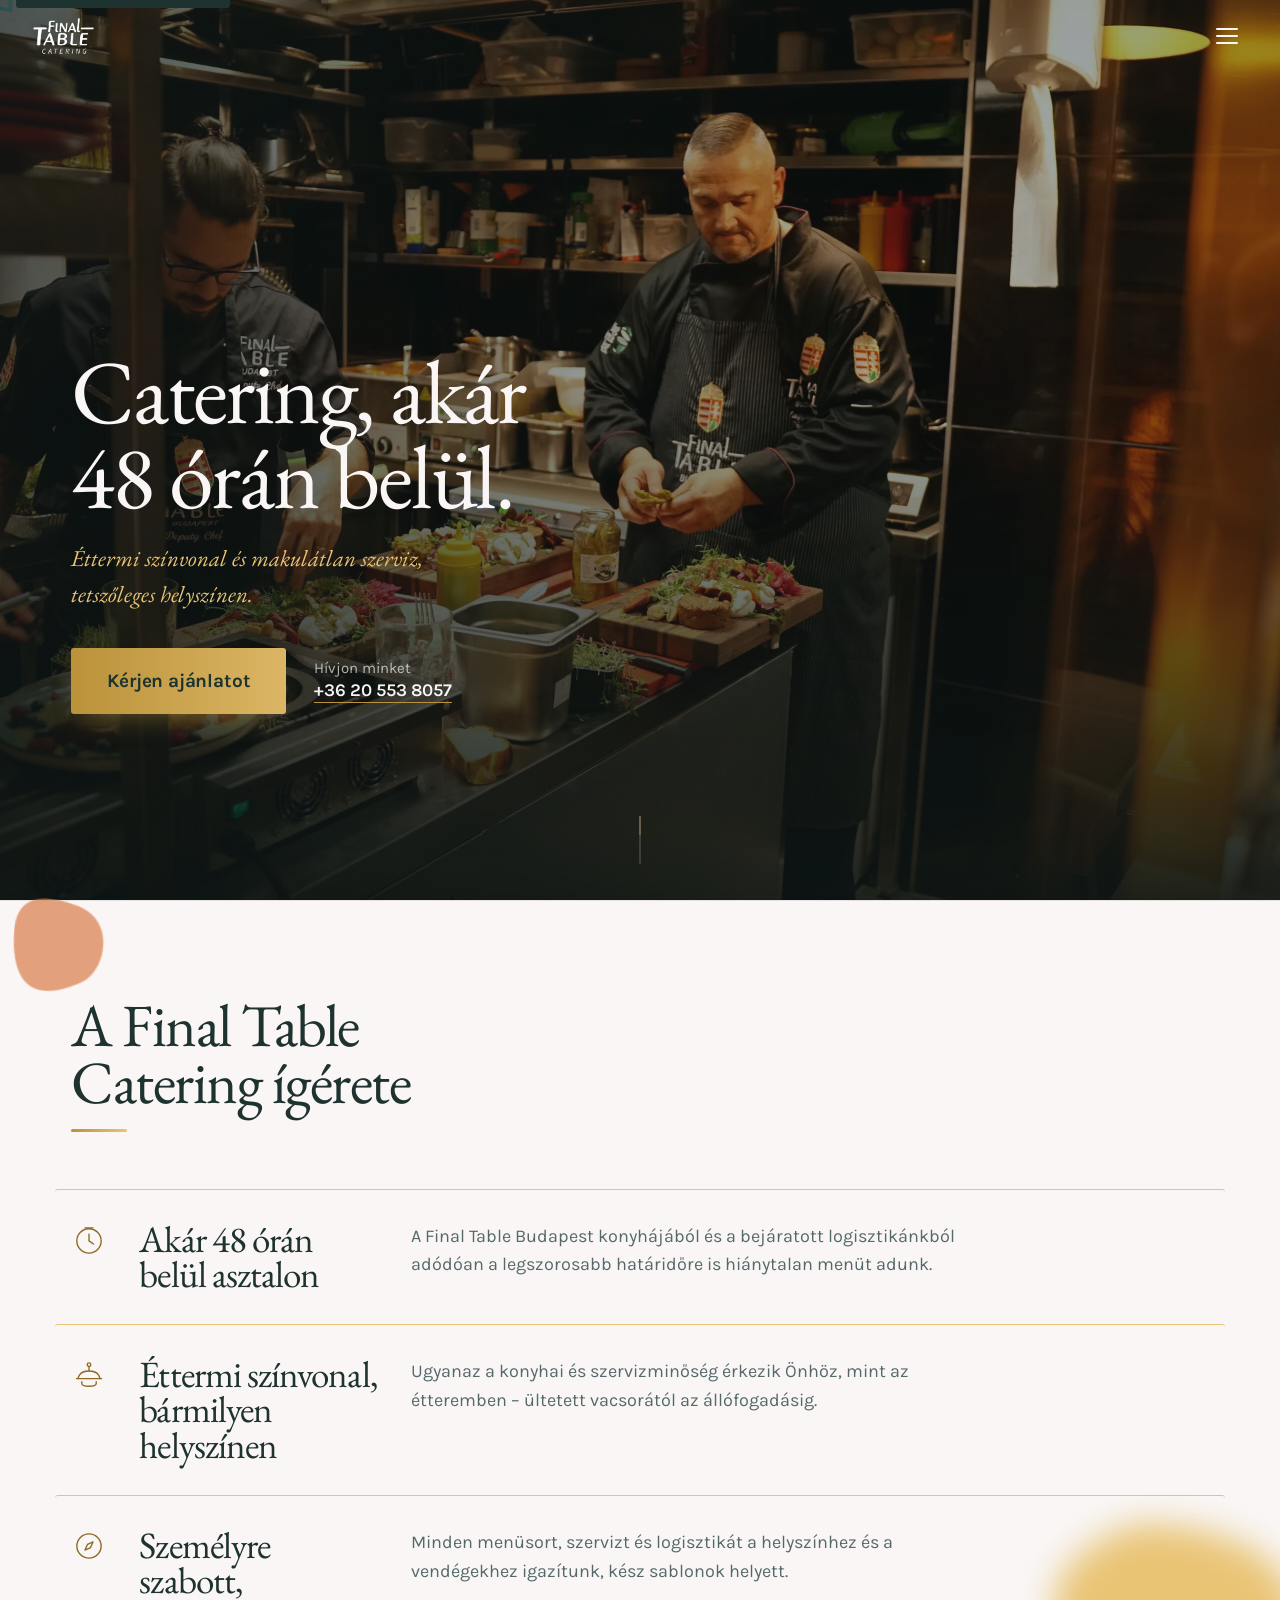
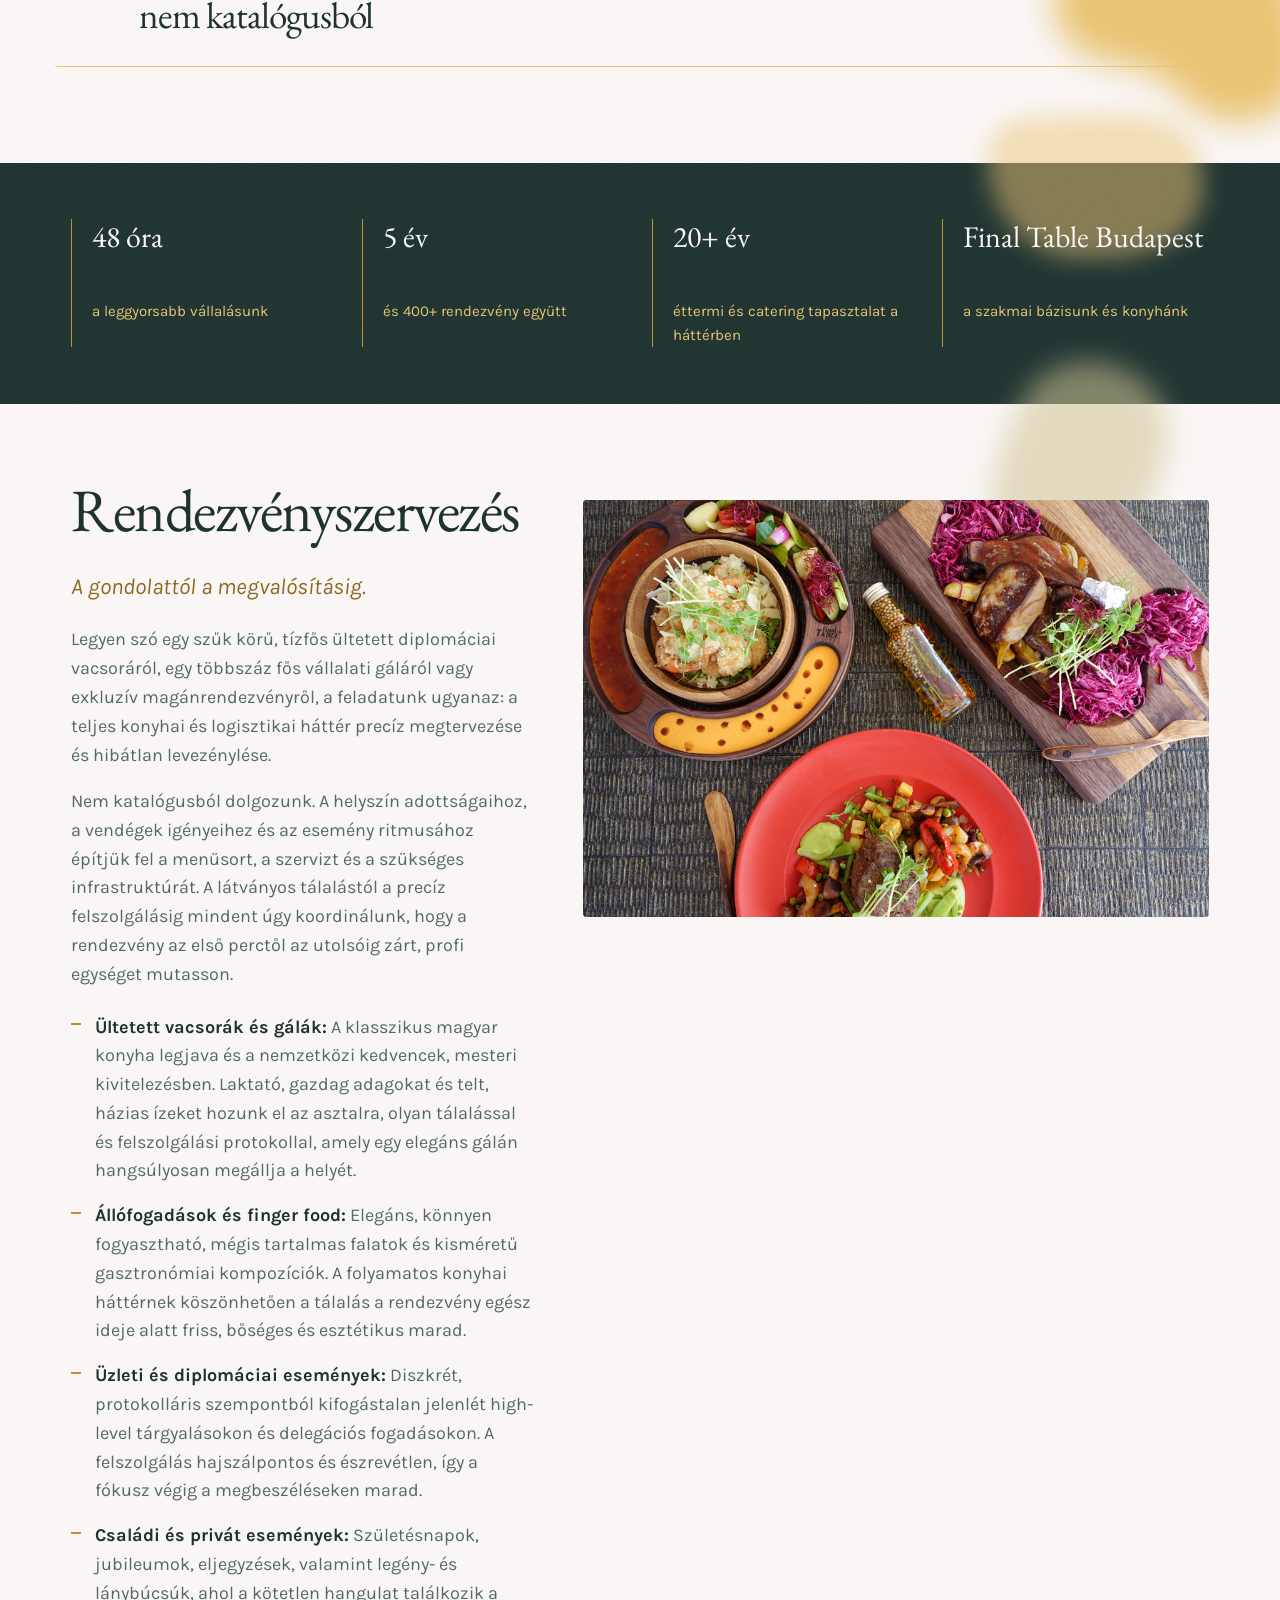
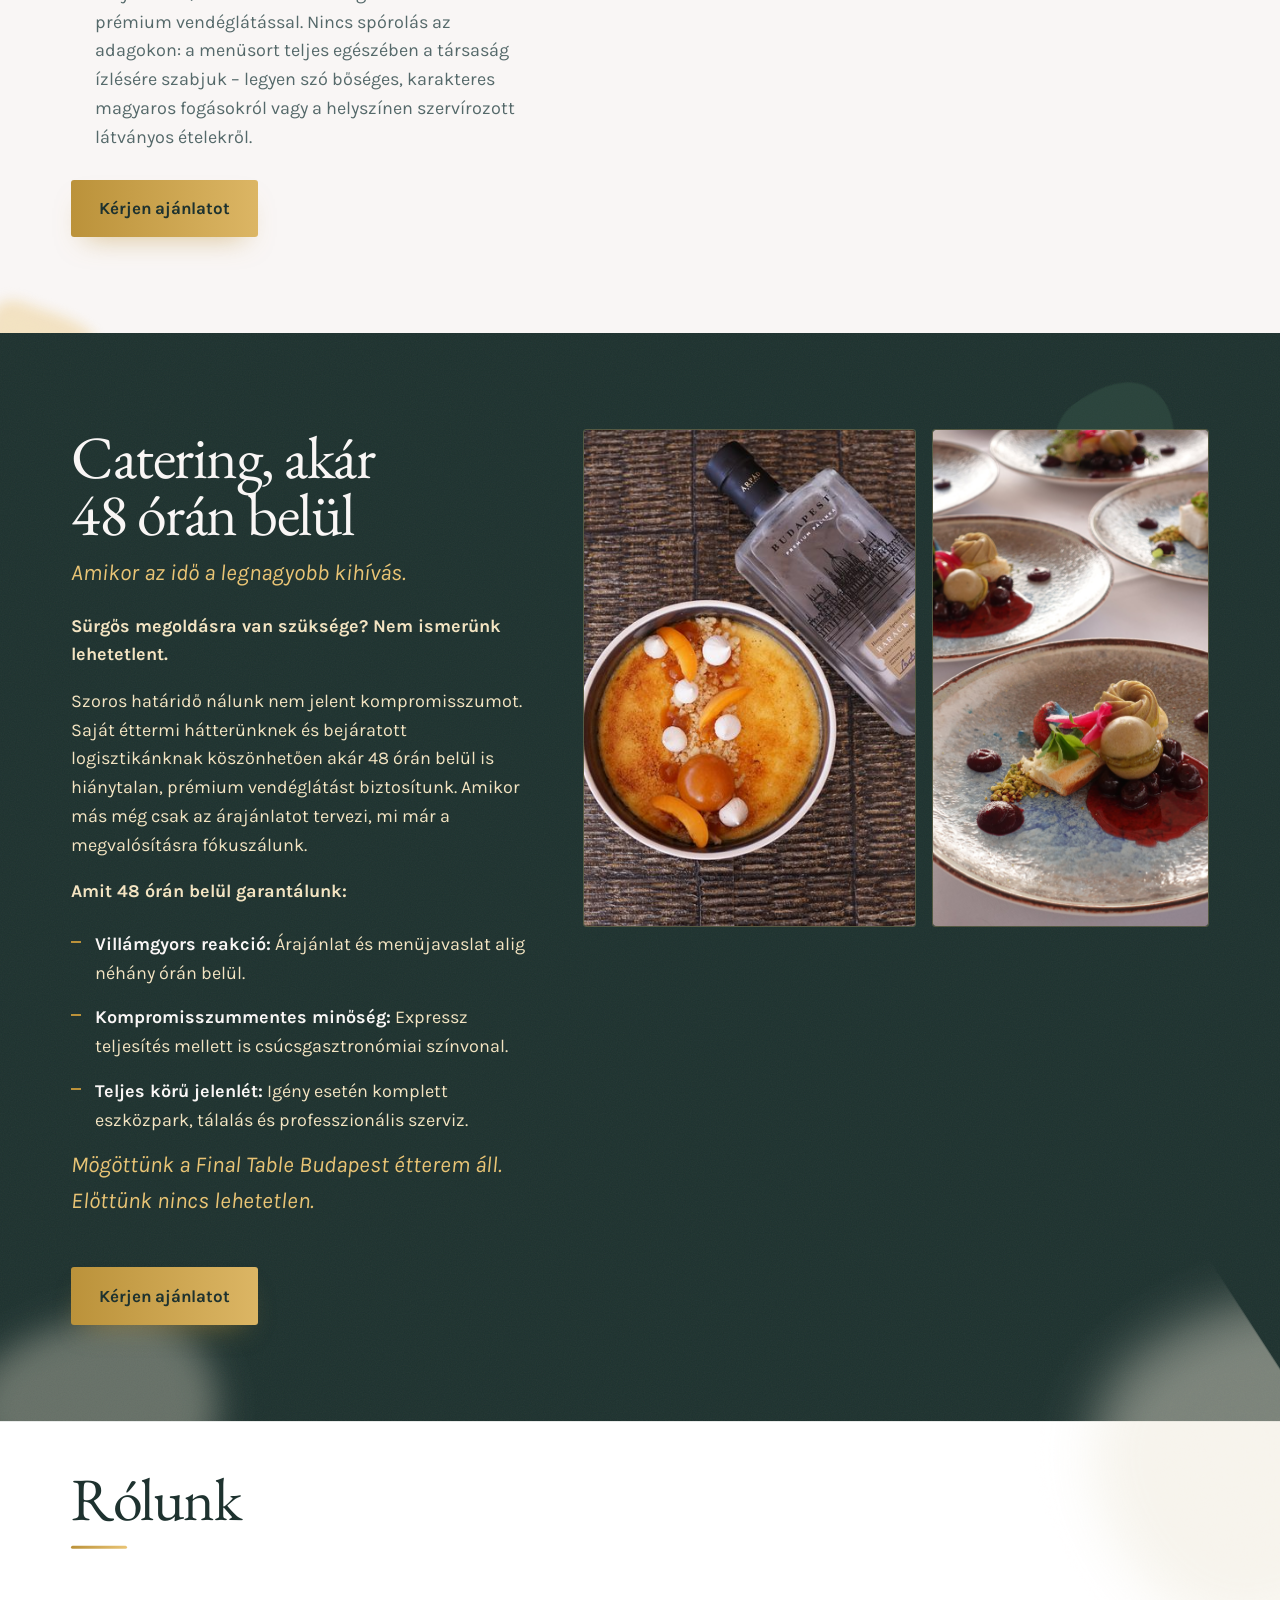
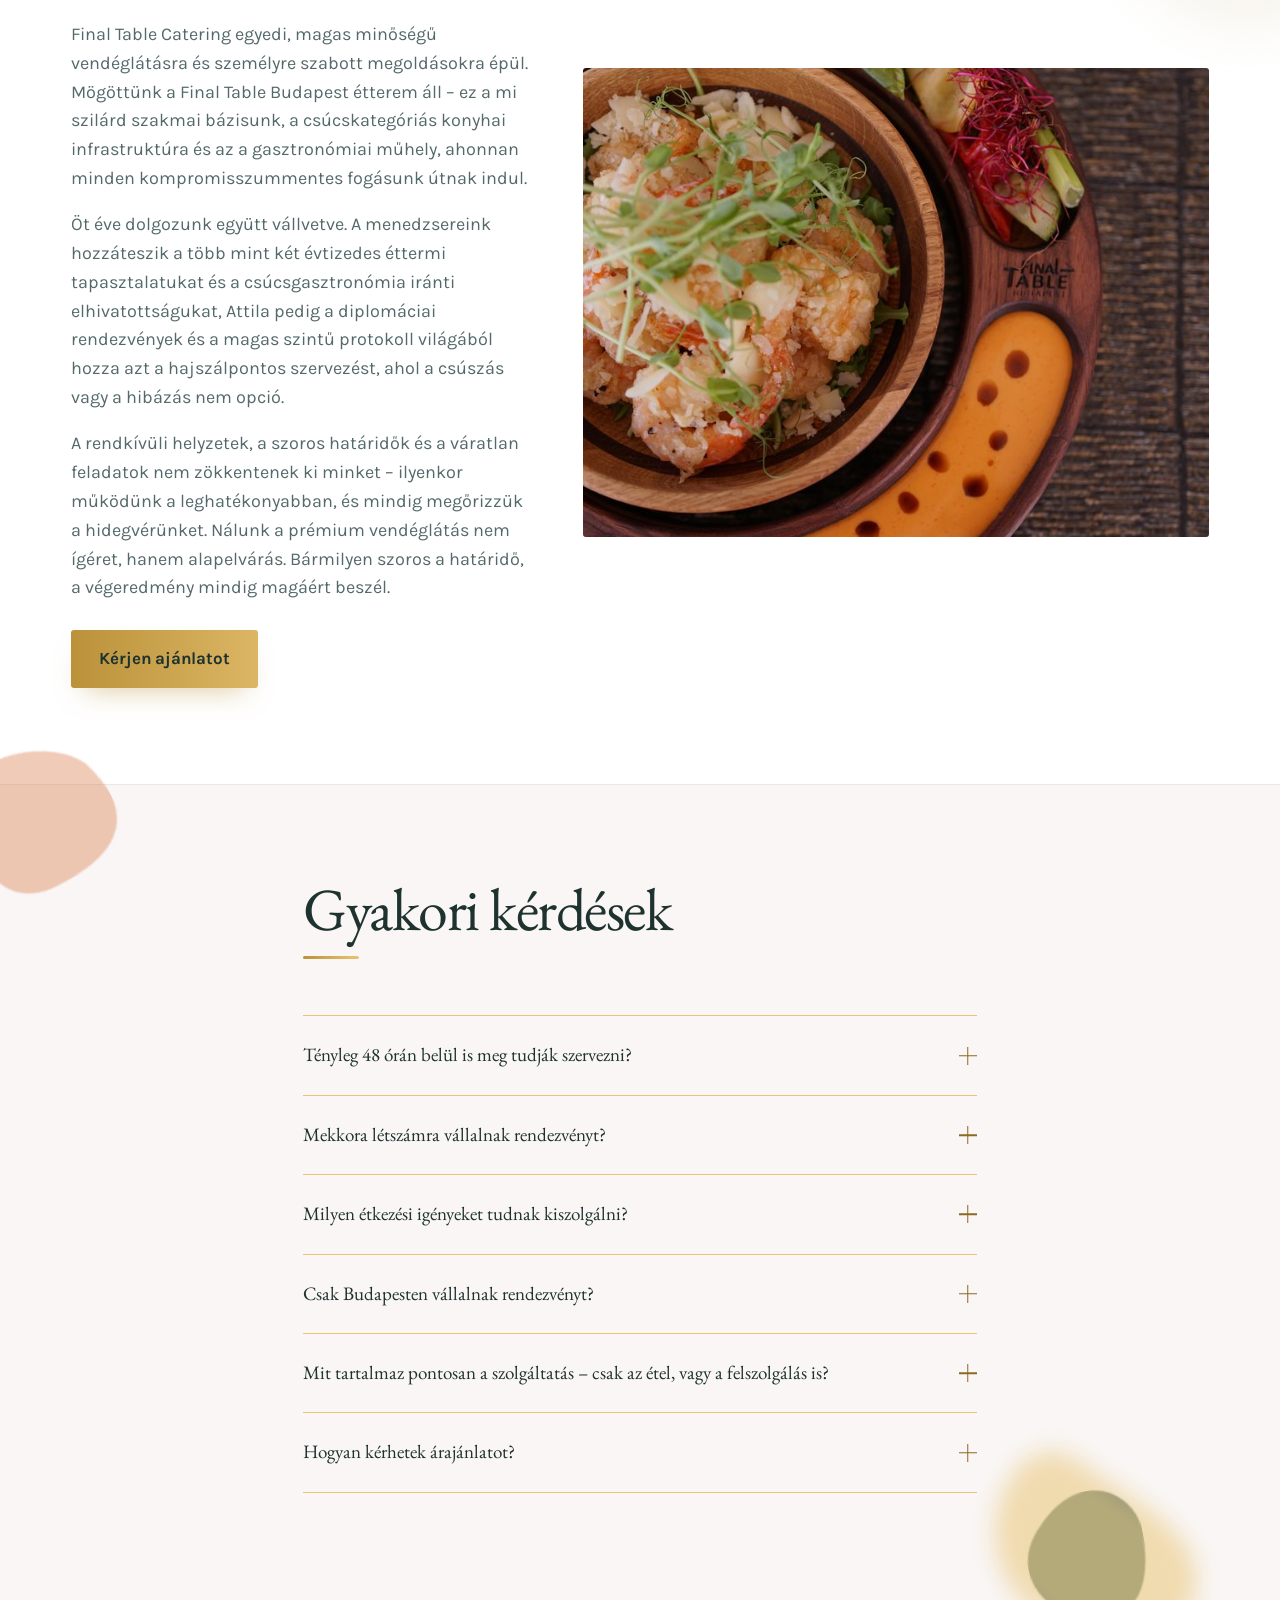
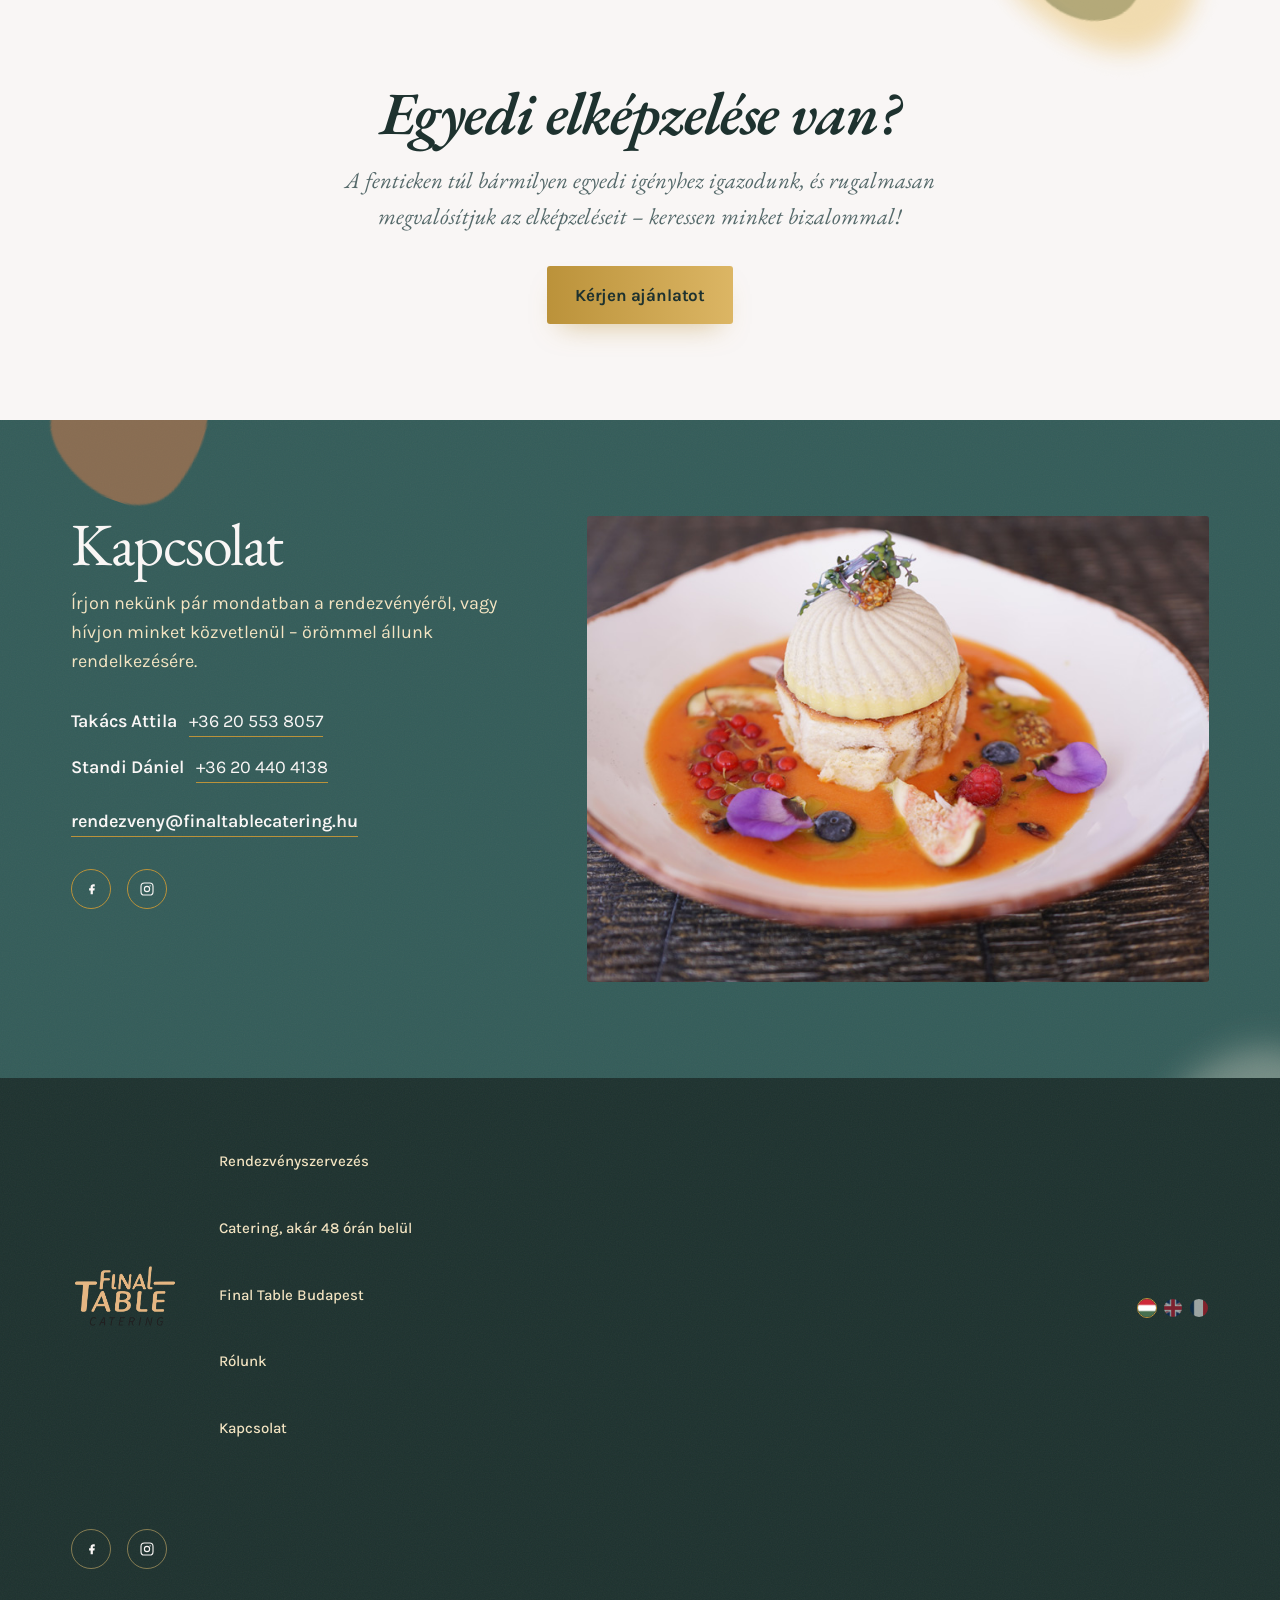
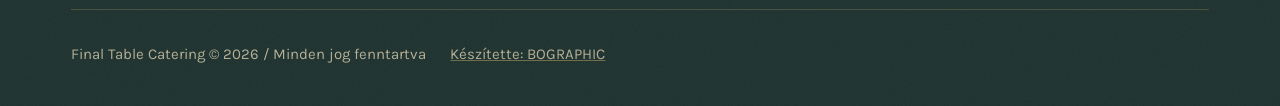
<file: index.html>
<!DOCTYPE html>
<html lang="hu">
<head>
<meta charset="UTF-8">
<meta name="viewport" content="width=device-width, initial-scale=1">
<title>Final Table – Catering akár 48 órán belül</title>
<meta name="description" content="Final Table Catering: éttermi színvonalú catering és rendezvényszervezés, akár 48 órán belül, tetszőleges helyszínen. A Final Table Budapest étterem hátterével.">
<link rel="icon" type="image/png" href="/assets/images/favicon.png">
<link rel="canonical" href="/">
<link rel="alternate" hreflang="hu" href="/">
<link rel="alternate" hreflang="en" href="/en/">
<link rel="alternate" hreflang="fr" href="/fr/">
<link rel="alternate" hreflang="x-default" href="/">
<link rel="preconnect" href="https://fonts.googleapis.com">
<link rel="preconnect" href="https://fonts.gstatic.com" crossorigin>
<link href="https://fonts.googleapis.com/css2?family=EB+Garamond:ital,wght@0,400;0,500;0,600;1,400;1,500;1,600&amp;family=Karla:wght@400;500;600;700&amp;display=swap" rel="stylesheet">
<link rel="stylesheet" href="/css/styles.css">
<script>
(function () {
  var reduce = window.matchMedia && window.matchMedia("(prefers-reduced-motion: reduce)").matches;
  if ("IntersectionObserver" in window && !reduce) {
    document.documentElement.classList.add("has-js");
  }
})();
</script>
<noscript><style>[data-reveal] { opacity: 1 !important; transform: none !important; }</style></noscript>
</head>
<body>
<a class="skip-link" href="#main">Ugrás a tartalomhoz</a>

<header class="site-header">
  <div class="header-topbar">
    <div class="wrap header-topbar__inner">
      <ul class="header-topbar__contacts">
        <li><span class="header-topbar__name">Takács Attila</span> <a href="tel:+36205538057">+36 20 553 8057</a></li>
        <li><span class="header-topbar__name">Standi Dániel</span> <a href="tel:+36204404138">+36 20 440 4138</a></li>
      </ul>
      <a class="header-topbar__email" href="mailto:rendezveny@finaltablecatering.hu">rendezveny@finaltablecatering.hu</a>
    </div>
  </div>
  <div class="wrap site-header__inner">
    <a href="#top" class="brand">
      <img src="/assets/images/logo.png" alt="Final Table Catering" width="152" height="90" class="brand__mark">
    </a>

    <nav class="nav" id="site-nav" aria-label="Fő navigáció">
      <ul class="nav__list">
        <li><a href="#top">Főoldal</a></li>
        <li><a href="#rendezvenyszervezes">Rendezvényszervezés</a></li>
        <li><a href="#catering">Catering, akár 48 órán belül</a></li>
        <li><a href="https://www.finaltablerestaurant.com/" target="_blank" rel="noopener">Final Table Budapest</a></li>
        <li><a href="#rolunk">Rólunk</a></li>
        <li><a href="#kapcsolat">Kapcsolat</a></li>
      </ul>
      <ul class="lang-switch">
        <li><a href="/" class="is-active" aria-current="page" aria-label="Magyar"><img src="/assets/images/flags/hu.png" alt="" width="20" height="20"></a></li>
        <li><a href="/en/" aria-label="Angol"><img src="/assets/images/flags/gb.png" alt="" width="20" height="20"></a></li>
        <li><a href="/fr/" aria-label="Francia"><img src="/assets/images/flags/fr.png" alt="" width="20" height="20"></a></li>
      </ul>
      <a href="#kapcsolat" class="btn btn--primary btn--sm nav__cta">Kérjen ajánlatot</a>
    </nav>

    <button type="button" class="nav-toggle" id="navToggle" aria-expanded="false" aria-controls="site-nav">
      <span class="nav-toggle__bar"></span>
      <span class="nav-toggle__bar"></span>
      <span class="nav-toggle__bar"></span>
      <span class="sr-only">Menü megnyitása</span>
    </button>
  </div>
</header>

<div class="nav-scrim" id="navScrim" hidden></div>

<main id="main">

  <!-- HERO -->
  <section class="hero" id="top">
    <div class="hero__media">
      <img src="/assets/images/DSC06542.webp" alt="Séf terítéket készít egy Final Table Catering rendezvényen" width="2400" height="1350">
    </div>
    <div class="hero__scrim" aria-hidden="true"></div>
    <div class="wrap hero__inner">
      <div class="hero__content">
        <h1 class="hero__title">Catering, akár 48 órán belül.</h1>
        <p class="hero__subtitle">Éttermi színvonal és makulátlan szerviz, tetszőleges helyszínen.</p>
        <div class="hero__actions">
          <a href="#kapcsolat" class="btn btn--primary btn--lg">Kérjen ajánlatot</a>
          <a href="tel:+36205538057" class="hero__phone">
            <span class="hero__phone-label">Hívjon minket</span>
            <span class="hero__phone-number">+36 20 553 8057</span>
          </a>
        </div>
      </div>
    </div>
    <div class="hero__scroll-cue" aria-hidden="true"><span></span></div>
  </section>

  <!-- BENEFITS -->
  <section class="benefits" aria-labelledby="benefits-title" style="position: relative;">
    <img class="deco-shape" src="/assets/images/shapes/shape-3.png" alt="" aria-hidden="true" style="width: 320px; right: -60px; bottom: -40px;" data-parallax="26" data-parallax-rotate="6">
    <img class="deco-shape" src="/assets/images/shapes/shape-10.png" alt="" aria-hidden="true" style="width: 90px; left: 1%; top: -10px; opacity: .7;" data-parallax="-16" data-parallax-rotate="-10">
    <div class="wrap">
      <h2 id="benefits-title" class="benefits__title" data-reveal="up">A Final Table Catering ígérete<span class="section-rule" aria-hidden="true"></span></h2>

      <ul class="benefits__list">
        <li class="benefit" data-reveal="up">
          <svg class="benefit__icon" viewBox="0 0 40 40" fill="none" aria-hidden="true">
            <circle cx="20" cy="21" r="13.5" stroke="currentColor" stroke-width="1.5"/>
            <path d="M20 13.5V21L25 24.5" stroke="currentColor" stroke-width="1.5" stroke-linecap="round" stroke-linejoin="round"/>
            <path d="M15.5 6.5H24.5" stroke="currentColor" stroke-width="1.5" stroke-linecap="round"/>
          </svg>
          <h3 class="benefit__title">Akár 48 órán belül asztalon</h3>
          <p class="benefit__desc">A Final Table Budapest konyhájából és a bejáratott logisztikánkból adódóan a legszorosabb határidőre is hiánytalan menüt adunk.</p>
        </li>

        <li class="benefit" data-reveal="up" data-delay="120">
          <svg class="benefit__icon" viewBox="0 0 40 40" fill="none" aria-hidden="true">
            <path d="M8 24C8 24 8 15.5 20 15.5C32 15.5 32 24 32 24" stroke="currentColor" stroke-width="1.5" stroke-linecap="round"/>
            <path d="M6 24H34" stroke="currentColor" stroke-width="1.5" stroke-linecap="round"/>
            <path d="M20 15.5V10.5" stroke="currentColor" stroke-width="1.5" stroke-linecap="round"/>
            <circle cx="20" cy="8.5" r="2" stroke="currentColor" stroke-width="1.5"/>
            <path d="M12 27.5V29.5C12 31.1569 15.5817 32.5 20 32.5C24.4183 32.5 28 31.1569 28 29.5V27.5" stroke="currentColor" stroke-width="1.5" stroke-linecap="round"/>
          </svg>
          <h3 class="benefit__title">Éttermi színvonal, bármilyen helyszínen</h3>
          <p class="benefit__desc">Ugyanaz a konyhai és szervizminőség érkezik Önhöz, mint az étteremben – ültetett vacsorától az állófogadásig.</p>
        </li>

        <li class="benefit" data-reveal="up" data-delay="240">
          <svg class="benefit__icon" viewBox="0 0 40 40" fill="none" aria-hidden="true">
            <circle cx="20" cy="20" r="13.5" stroke="currentColor" stroke-width="1.5"/>
            <path d="M24.5 15.5L21.7 21.7L15.5 24.5L18.3 18.3L24.5 15.5Z" stroke="currentColor" stroke-width="1.5" stroke-linejoin="round"/>
          </svg>
          <h3 class="benefit__title">Személyre szabott, nem katalógusból</h3>
          <p class="benefit__desc">Minden menüsort, szervizt és logisztikát a helyszínhez és a vendégekhez igazítunk, kész sablonok helyett.</p>
        </li>
      </ul>
    </div>
  </section>

  <!-- PROOF -->
  <section class="proof" aria-label="Számokban">
    <img class="deco-shape" src="/assets/images/shapes/shape-9.png" alt="" aria-hidden="true" style="width: 270px; right: 4%; top: -50px; opacity: .5;" data-parallax="20" data-parallax-rotate="-6">
    <div class="wrap proof__grid">
      <div class="stat" data-reveal="up">
        <span class="stat__value" data-count>48 óra</span>
        <span class="stat__label">a leggyorsabb vállalásunk</span>
      </div>
      <div class="stat" data-reveal="up" data-delay="80">
        <span class="stat__value" data-count>5 év</span>
        <span class="stat__label">és 400+ rendezvény együtt</span>
      </div>
      <div class="stat" data-reveal="up" data-delay="160">
        <span class="stat__value" data-count>20+ év</span>
        <span class="stat__label">éttermi és catering tapasztalat a háttérben</span>
      </div>
      <div class="stat" data-reveal="up" data-delay="240">
        <span class="stat__value">Final Table Budapest</span>
        <span class="stat__label">a szakmai bázisunk és konyhánk</span>
      </div>
    </div>
  </section>

  <!-- EVENT ORGANISATION -->
  <section class="spread" id="rendezvenyszervezes" style="position: relative;">
    <img class="deco-shape" src="/assets/images/shapes/shape-7.png" alt="" aria-hidden="true" style="width: 250px; right: 6%; top: -30px; opacity: .55;" data-parallax="22" data-parallax-rotate="8">
    <img class="deco-shape" src="/assets/images/shapes/shape-9.png" alt="" aria-hidden="true" style="width: 150px; left: -35px; bottom: -25px; opacity: .4;" data-parallax="-14" data-parallax-rotate="-9">
    <div class="wrap spread__inner">
      <div class="spread__content" data-reveal="left">
        <h2 data-parallax="10">Rendezvényszervezés</h2>
        <p class="spread__lead"><em>A gondolattól a megvalósításig.</em></p>
        <p>Legyen szó egy szűk körű, tízfős ültetett diplomáciai vacsoráról, egy többszáz fős vállalati gáláról vagy exkluzív magánrendezvényről, a feladatunk ugyanaz: a teljes konyhai és logisztikai háttér precíz megtervezése és hibátlan levezénylése.</p>
        <p>Nem katalógusból dolgozunk. A helyszín adottságaihoz, a vendégek igényeihez és az esemény ritmusához építjük fel a menüsort, a szervizt és a szükséges infrastruktúrát. A látványos tálalástól a precíz felszolgálásig mindent úgy koordinálunk, hogy a rendezvény az első perctől az utolsóig zárt, profi egységet mutasson.</p>
        <ul class="spread__list">
          <li><strong>Ültetett vacsorák és gálák:</strong> A klasszikus magyar konyha legjava és a nemzetközi kedvencek, mesteri kivitelezésben. Laktató, gazdag adagokat és telt, házias ízeket hozunk el az asztalra, olyan tálalással és felszolgálási protokollal, amely egy elegáns gálán hangsúlyosan megállja a helyét.</li>
          <li><strong>Állófogadások és finger food:</strong> Elegáns, könnyen fogyasztható, mégis tartalmas falatok és kisméretű gasztronómiai kompozíciók. A folyamatos konyhai háttérnek köszönhetően a tálalás a rendezvény egész ideje alatt friss, bőséges és esztétikus marad.</li>
          <li><strong>Üzleti és diplomáciai események:</strong> Diszkrét, protokolláris szempontból kifogástalan jelenlét high-level tárgyalásokon és delegációs fogadásokon. A felszolgálás hajszálpontos és észrevétlen, így a fókusz végig a megbeszéléseken marad.</li>
          <li><strong>Családi és privát események:</strong> Születésnapok, jubileumok, eljegyzések, valamint legény- és lánybúcsúk, ahol a kötetlen hangulat találkozik a prémium vendéglátással. Nincs spórolás az adagokon: a menüsort teljes egészében a társaság ízlésére szabjuk – legyen szó bőséges, karakteres magyaros fogásokról vagy a helyszínen szervírozott látványos ételekről.</li>
        </ul>
        <a href="#kapcsolat" class="btn btn--primary">Kérjen ajánlatot</a>
      </div>
      <div class="spread__media" data-reveal="right">
        <img src="/assets/images/DSC06000.jpg" alt="Pohárköszöntő egy Final Table által szervezett rendezvényen" width="1000" height="667" loading="lazy">
      </div>
    </div>
  </section>

  <!-- CATERING 48H -->
  <section class="spread spread--dark" id="catering">
    <img class="deco-shape" src="/assets/images/shapes/shape-2.png" alt="" aria-hidden="true" style="width: 300px; left: -50px; bottom: -50px; opacity: .35;" data-parallax="-18" data-parallax-rotate="-8">
    <img class="deco-shape" src="/assets/images/shapes/shape-4.png" alt="" aria-hidden="true" style="width: 120px; right: 8%; top: 10%; opacity: .45;" data-parallax="16" data-parallax-rotate="10">
    <div class="wrap spread__inner">
      <div class="spread__content" data-reveal="left">
        <h2>Catering, akár 48 órán belül</h2>
        <p class="spread__lead"><em>Amikor az idő a legnagyobb kihívás.</em></p>
        <p><strong>Sürgős megoldásra van szüksége? Nem ismerünk lehetetlent.</strong></p>
        <p>Szoros határidő nálunk nem jelent kompromisszumot. Saját éttermi hátterünknek és bejáratott logisztikánknak köszönhetően akár 48 órán belül is hiánytalan, prémium vendéglátást biztosítunk. Amikor más még csak az árajánlatot tervezi, mi már a megvalósításra fókuszálunk.</p>
        <p><strong>Amit 48 órán belül garantálunk:</strong></p>
        <ul class="spread__list">
          <li><strong>Villámgyors reakció:</strong> Árajánlat és menüjavaslat alig néhány órán belül.</li>
          <li><strong>Kompromisszummentes minőség:</strong> Expressz teljesítés mellett is csúcsgasztronómiai színvonal.</li>
          <li><strong>Teljes körű jelenlét:</strong> Igény esetén komplett eszközpark, tálalás és professzionális szerviz.</li>
        </ul>
        <p class="spread__lead"><em>Mögöttünk a Final Table Budapest étterem áll. Előttünk nincs lehetetlen.</em></p>
        <a href="#kapcsolat" class="btn btn--primary">Kérjen ajánlatot</a>
      </div>
      <div class="spread__media spread__media--duo" data-reveal="right">
        <div><img src="/assets/images/DSC04974.jpg" alt="Desszert prémium magyar pálinkával, elegánsan tálalva" width="1000" height="563" loading="lazy"></div>
        <div><img src="/assets/images/DSC08310.jpg" alt="Felszolgálás egy Final Table Catering eseményen" width="667" height="1000" loading="lazy"></div>
      </div>
    </div>
  </section>

  <!-- ABOUT -->
  <section class="about" id="rolunk" style="position: relative;">
    <img class="deco-shape" src="/assets/images/shapes/shape-8.png" alt="" aria-hidden="true" style="width: 290px; right: -60px; top: -20px; opacity: .45;" data-parallax="24" data-parallax-rotate="7">
    <img class="deco-shape" src="/assets/images/shapes/shape-1.png" alt="" aria-hidden="true" style="width: 140px; left: -30px; bottom: -20px; opacity: .4;" data-parallax="-15" data-parallax-rotate="-11">
    <div class="wrap about__inner">
      <div class="about__content" data-reveal="left">
        <h2 data-parallax="10">Rólunk<span class="section-rule" aria-hidden="true"></span></h2>
        <p>Final Table Catering egyedi, magas minőségű vendéglátásra és személyre szabott megoldásokra épül. Mögöttünk a Final Table Budapest étterem áll – ez a mi szilárd szakmai bázisunk, a csúcskategóriás konyhai infrastruktúra és az a gasztronómiai műhely, ahonnan minden kompromisszummentes fogásunk útnak indul.</p>
        <p>Öt éve dolgozunk együtt vállvetve. A menedzsereink hozzáteszik a több mint két évtizedes éttermi tapasztalatukat és a csúcsgasztronómia iránti elhivatottságukat, Attila pedig a diplomáciai rendezvények és a magas szintű protokoll világából hozza azt a hajszálpontos szervezést, ahol a csúszás vagy a hibázás nem opció.</p>
        <p>A rendkívüli helyzetek, a szoros határidők és a váratlan feladatok nem zökkentenek ki minket – ilyenkor működünk a leghatékonyabban, és mindig megőrizzük a hidegvérünket. Nálunk a prémium vendéglátás nem ígéret, hanem alapelvárás. Bármilyen szoros a határidő, a végeredmény mindig magáért beszél.</p>
        <a href="#kapcsolat" class="btn btn--primary">Kérjen ajánlatot</a>
      </div>
      <div class="about__media" data-reveal="right">
        <img src="/assets/images/DSC05935.jpg" alt="Final Table tálalás roston sült garnélarákkal" width="1000" height="563" loading="lazy">
      </div>
    </div>
  </section>

  <!-- FAQ -->
  <section class="faq" id="gyik" aria-labelledby="faq-title" style="position: relative;">
    <img class="deco-shape" src="/assets/images/shapes/shape-4.png" alt="" aria-hidden="true" style="width: 130px; right: 10%; bottom: 8%; opacity: .7;" data-parallax="-14" data-parallax-rotate="-12">
    <div class="wrap faq__inner">
      <h2 id="faq-title" data-reveal="up">Gyakori kérdések<span class="section-rule" aria-hidden="true"></span></h2>

      <div class="faq__list">
        <details class="faq__item" data-reveal="up">
          <summary>Tényleg 48 órán belül is meg tudják szervezni?<span class="faq__icon" aria-hidden="true"></span></summary>
          <p>Igen, akár 48 órán belül is. A Final Table Budapest konyhája és a bejáratott logisztikánk miatt a legszorosabb határidőt is kompromisszum nélkül vállaljuk – sok esetben már a megvalósításon dolgozunk, amíg mások csak árajánlatot adnának.</p>
        </details>

        <details class="faq__item" data-reveal="up" data-delay="60">
          <summary>Mekkora létszámra vállalnak rendezvényt?<span class="faq__icon" aria-hidden="true"></span></summary>
          <p>Tízfős, ültetett diplomáciai vacsorától a többszáz fős vállalati gáláig mindent vállalunk – a csapatot és a logisztikát mindig a létszámhoz igazítjuk.</p>
        </details>

        <details class="faq__item" data-reveal="up" data-delay="120">
          <summary>Milyen étkezési igényeket tudnak kiszolgálni?<span class="faq__icon" aria-hidden="true"></span></summary>
          <p>Vegetáriánus, vegán, gluténmentes és egyéb speciális igényeket is megoldunk – elég, ha ezeket a foglaláskor jelzi nekünk.</p>
        </details>

        <details class="faq__item" data-reveal="up" data-delay="180">
          <summary>Csak Budapesten vállalnak rendezvényt?<span class="faq__icon" aria-hidden="true"></span></summary>
          <p>A szakmai bázisunk a Final Table Budapest étterem, de tetszőleges helyszínen szervezünk rendezvényt az ország területén – ugyanazt a színvonalat garantáljuk, bárhol terítjük is meg az asztalt.</p>
        </details>

        <details class="faq__item" data-reveal="up" data-delay="240">
          <summary>Mit tartalmaz pontosan a szolgáltatás – csak az étel, vagy a felszolgálás is?<span class="faq__icon" aria-hidden="true"></span></summary>
          <p>A menütervezéstől a felszolgáló személyzeten át a szükséges eszközökig mindent biztosítunk és koordinálunk – Önnek csak a vendégeire kell figyelnie.</p>
        </details>

        <details class="faq__item" data-reveal="up" data-delay="300">
          <summary>Hogyan kérhetek árajánlatot?<span class="faq__icon" aria-hidden="true"></span></summary>
          <p>Írjon nekünk e-mailt, vagy hívjon minket közvetlenül – jellemzően rövid időn belül válaszolunk a részletekkel.</p>
        </details>
      </div>
    </div>
  </section>

  <!-- CLOSING CTA -->
  <section class="closing-cta" style="position: relative;">
    <img class="deco-shape" src="/assets/images/shapes/shape-9.png" alt="" aria-hidden="true" style="width: 280px; right: 4%; top: -20px; opacity: .55;" data-parallax="18" data-parallax-rotate="-7">
    <div class="wrap closing-cta__inner" data-reveal="up">
      <h2 class="closing-cta__title">Egyedi elképzelése van?</h2>
      <p class="closing-cta__lead">A fentieken túl bármilyen egyedi igényhez igazodunk, és rugalmasan megvalósítjuk az elképzeléseit – keressen minket bizalommal!</p>
      <a href="#kapcsolat" class="btn btn--primary">Kérjen ajánlatot</a>
    </div>
  </section>

  <!-- CONTACT -->
  <section class="contact" id="kapcsolat">
    <img class="deco-shape" src="/assets/images/shapes/shape-1.png" alt="" aria-hidden="true" style="width: 150px; left: 4%; top: 6%; opacity: .5;" data-parallax="16" data-parallax-rotate="10">
    <img class="deco-shape" src="/assets/images/shapes/shape-8.png" alt="" aria-hidden="true" style="width: 180px; right: -45px; bottom: -35px; opacity: .35;" data-parallax="-17" data-parallax-rotate="-7">
    <div class="wrap contact__inner">
      <div class="contact__info" data-reveal="left">
        <h2>Kapcsolat</h2>
        <p>Írjon nekünk pár mondatban a rendezvényéről, vagy hívjon minket közvetlenül – örömmel állunk rendelkezésére.</p>

        <ul class="contact__people">
          <li>
            <span class="contact__name">Takács Attila</span>
            <a href="tel:+36205538057">+36 20 553 8057</a>
          </li>
          <li>
            <span class="contact__name">Standi Dániel</span>
            <a href="tel:+36204404138">+36 20 440 4138</a>
          </li>
        </ul>

        <a class="contact__email" href="mailto:rendezveny@finaltablecatering.hu">rendezveny@finaltablecatering.hu</a>

        <ul class="social">
          <li>
            <a href="https://www.facebook.com/people/Final-Table-Catering/" target="_blank" rel="noopener" aria-label="Final Table Catering Facebookon">
              <svg viewBox="0 0 24 24" aria-hidden="true"><path d="M15 8.5H17V5.5H15C13.067 5.5 11.5 7.067 11.5 9V11H9.5V14H11.5V19H14.5V14H16.5L17 11H14.5V9C14.5 8.72386 14.7239 8.5 15 8.5Z" fill="currentColor"/></svg>
            </a>
          </li>
          <li>
            <a href="https://www.instagram.com/finaltablecatering/" target="_blank" rel="noopener" aria-label="Final Table Catering Instagramon">
              <svg viewBox="0 0 24 24" aria-hidden="true" fill="none"><rect x="4" y="4" width="16" height="16" rx="4.5" stroke="currentColor" stroke-width="1.5"/><circle cx="12" cy="12" r="3.5" stroke="currentColor" stroke-width="1.5"/><circle cx="16.2" cy="7.8" r="0.9" fill="currentColor"/></svg>
            </a>
          </li>
        </ul>
      </div>

      <div class="contact__media" data-reveal="right">
        <img src="/assets/images/DSC04788.jpg" alt="Elegánsan tálalt fogás közelről" width="1000" height="563" loading="lazy">
      </div>
    </div>
  </section>

</main>

<footer class="site-footer">
  <div class="wrap site-footer__inner">
    <a href="#top" class="brand brand--footer">
      <img src="/assets/images/logo.png" alt="Final Table Catering" width="108" height="64">
    </a>

    <ul class="nav__list nav__list--footer">
      <li><a href="#rendezvenyszervezes">Rendezvényszervezés</a></li>
      <li><a href="#catering">Catering, akár 48 órán belül</a></li>
      <li><a href="https://www.finaltablerestaurant.com/" target="_blank" rel="noopener">Final Table Budapest</a></li>
      <li><a href="#rolunk">Rólunk</a></li>
      <li><a href="#kapcsolat">Kapcsolat</a></li>
    </ul>

    <ul class="lang-switch lang-switch--footer">
      <li><a href="/" class="is-active" aria-current="page" aria-label="Magyar"><img src="/assets/images/flags/hu.png" alt="" width="20" height="20"></a></li>
      <li><a href="/en/" aria-label="Angol"><img src="/assets/images/flags/gb.png" alt="" width="20" height="20"></a></li>
      <li><a href="/fr/" aria-label="Francia"><img src="/assets/images/flags/fr.png" alt="" width="20" height="20"></a></li>
    </ul>

    <ul class="social social--footer">
      <li>
        <a href="https://www.facebook.com/people/Final-Table-Catering/" target="_blank" rel="noopener" aria-label="Final Table Catering Facebookon">
          <svg viewBox="0 0 24 24" aria-hidden="true"><path d="M15 8.5H17V5.5H15C13.067 5.5 11.5 7.067 11.5 9V11H9.5V14H11.5V19H14.5V14H16.5L17 11H14.5V9C14.5 8.72386 14.7239 8.5 15 8.5Z" fill="currentColor"/></svg>
        </a>
      </li>
      <li>
        <a href="https://www.instagram.com/finaltablecatering/" target="_blank" rel="noopener" aria-label="Final Table Catering Instagramon">
          <svg viewBox="0 0 24 24" aria-hidden="true" fill="none"><rect x="4" y="4" width="16" height="16" rx="4.5" stroke="currentColor" stroke-width="1.5"/><circle cx="12" cy="12" r="3.5" stroke="currentColor" stroke-width="1.5"/><circle cx="16.2" cy="7.8" r="0.9" fill="currentColor"/></svg>
        </a>
      </li>
    </ul>

    <div class="site-footer__legal">
      <p>Final Table Catering © <span id="year">2026</span> / Minden jog fenntartva</p>
      <p><a href="https://www.bographic.hu" target="_blank" rel="noopener">Készítette: BOGRAPHIC</a></p>
    </div>
  </div>
</footer>

<a href="#top" class="back-to-top" aria-label="Vissza a tetejére">
  <svg viewBox="0 0 24 24" fill="none" aria-hidden="true"><path d="M12 18V6M12 6L6 12M12 6L18 12" stroke="currentColor" stroke-width="2" stroke-linecap="round" stroke-linejoin="round"/></svg>
</a>

<script src="/js/main.js"></script>
</body>
</html>
</file>
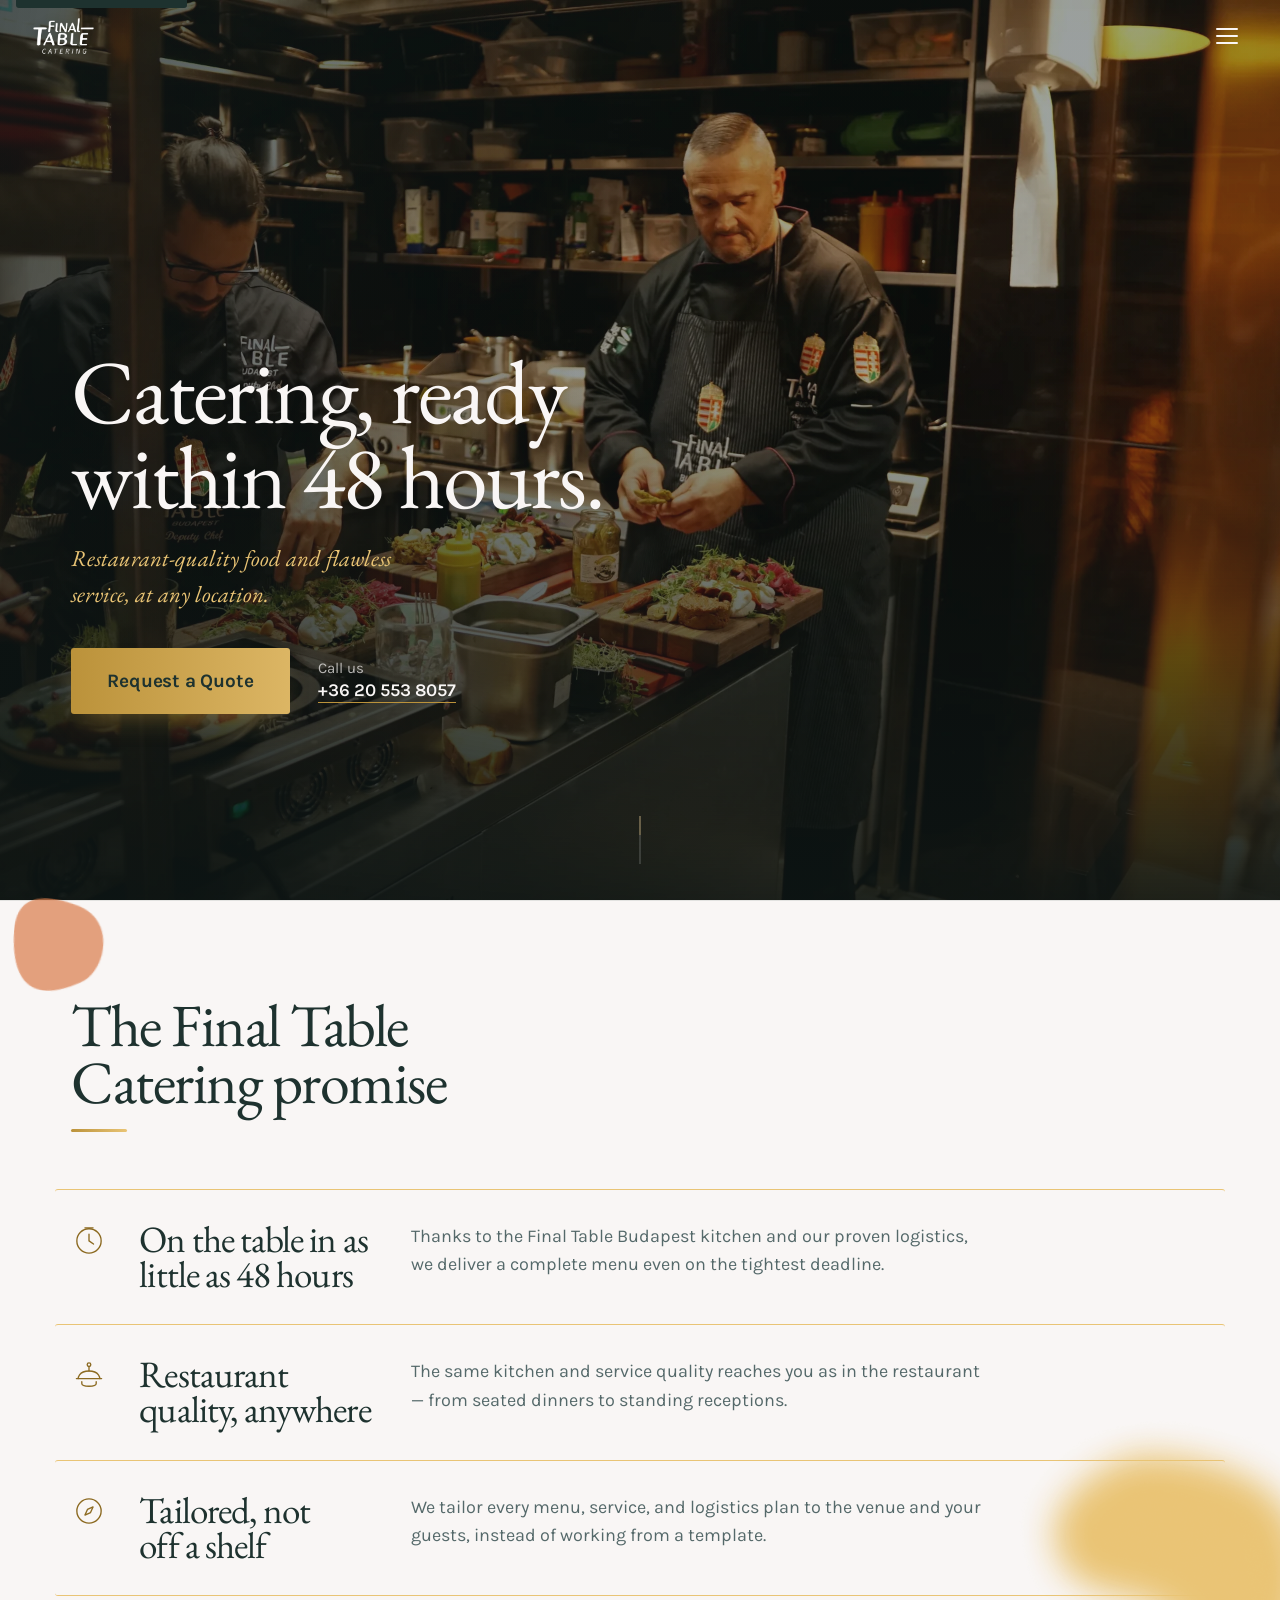
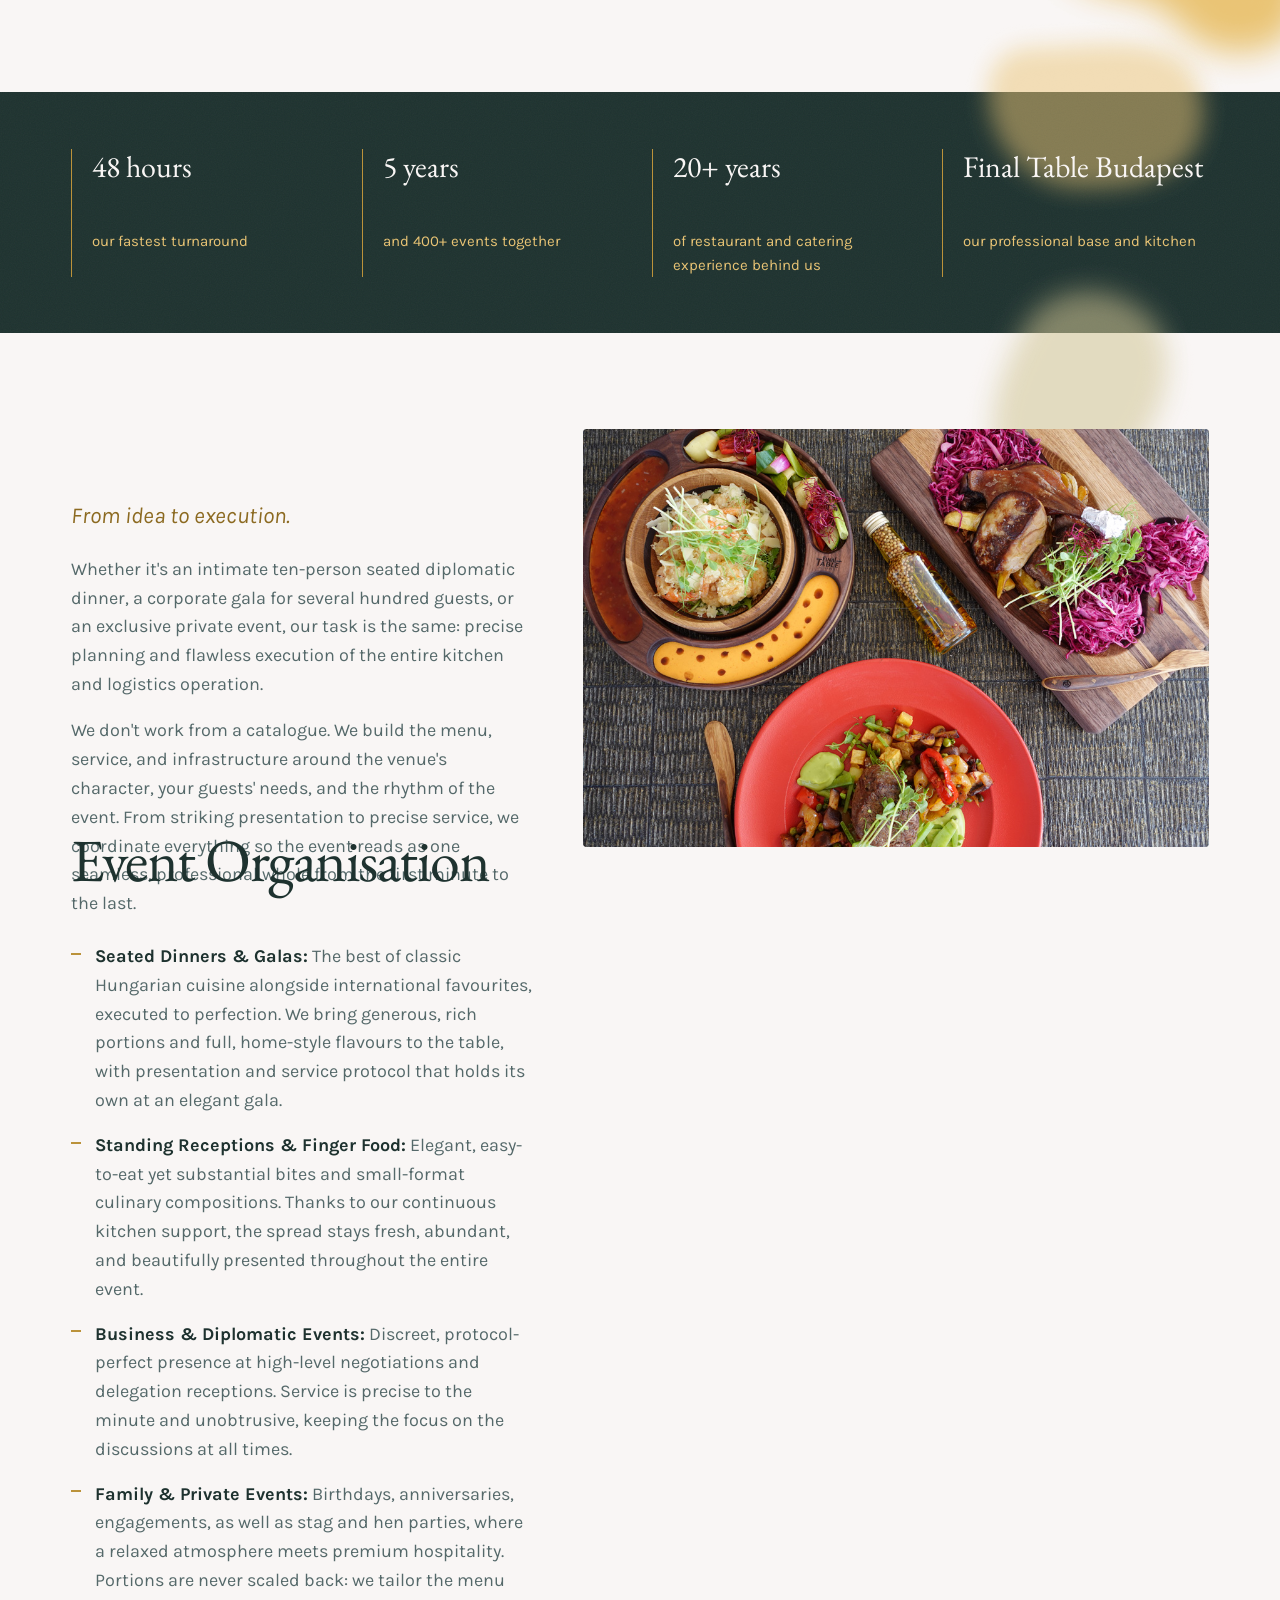
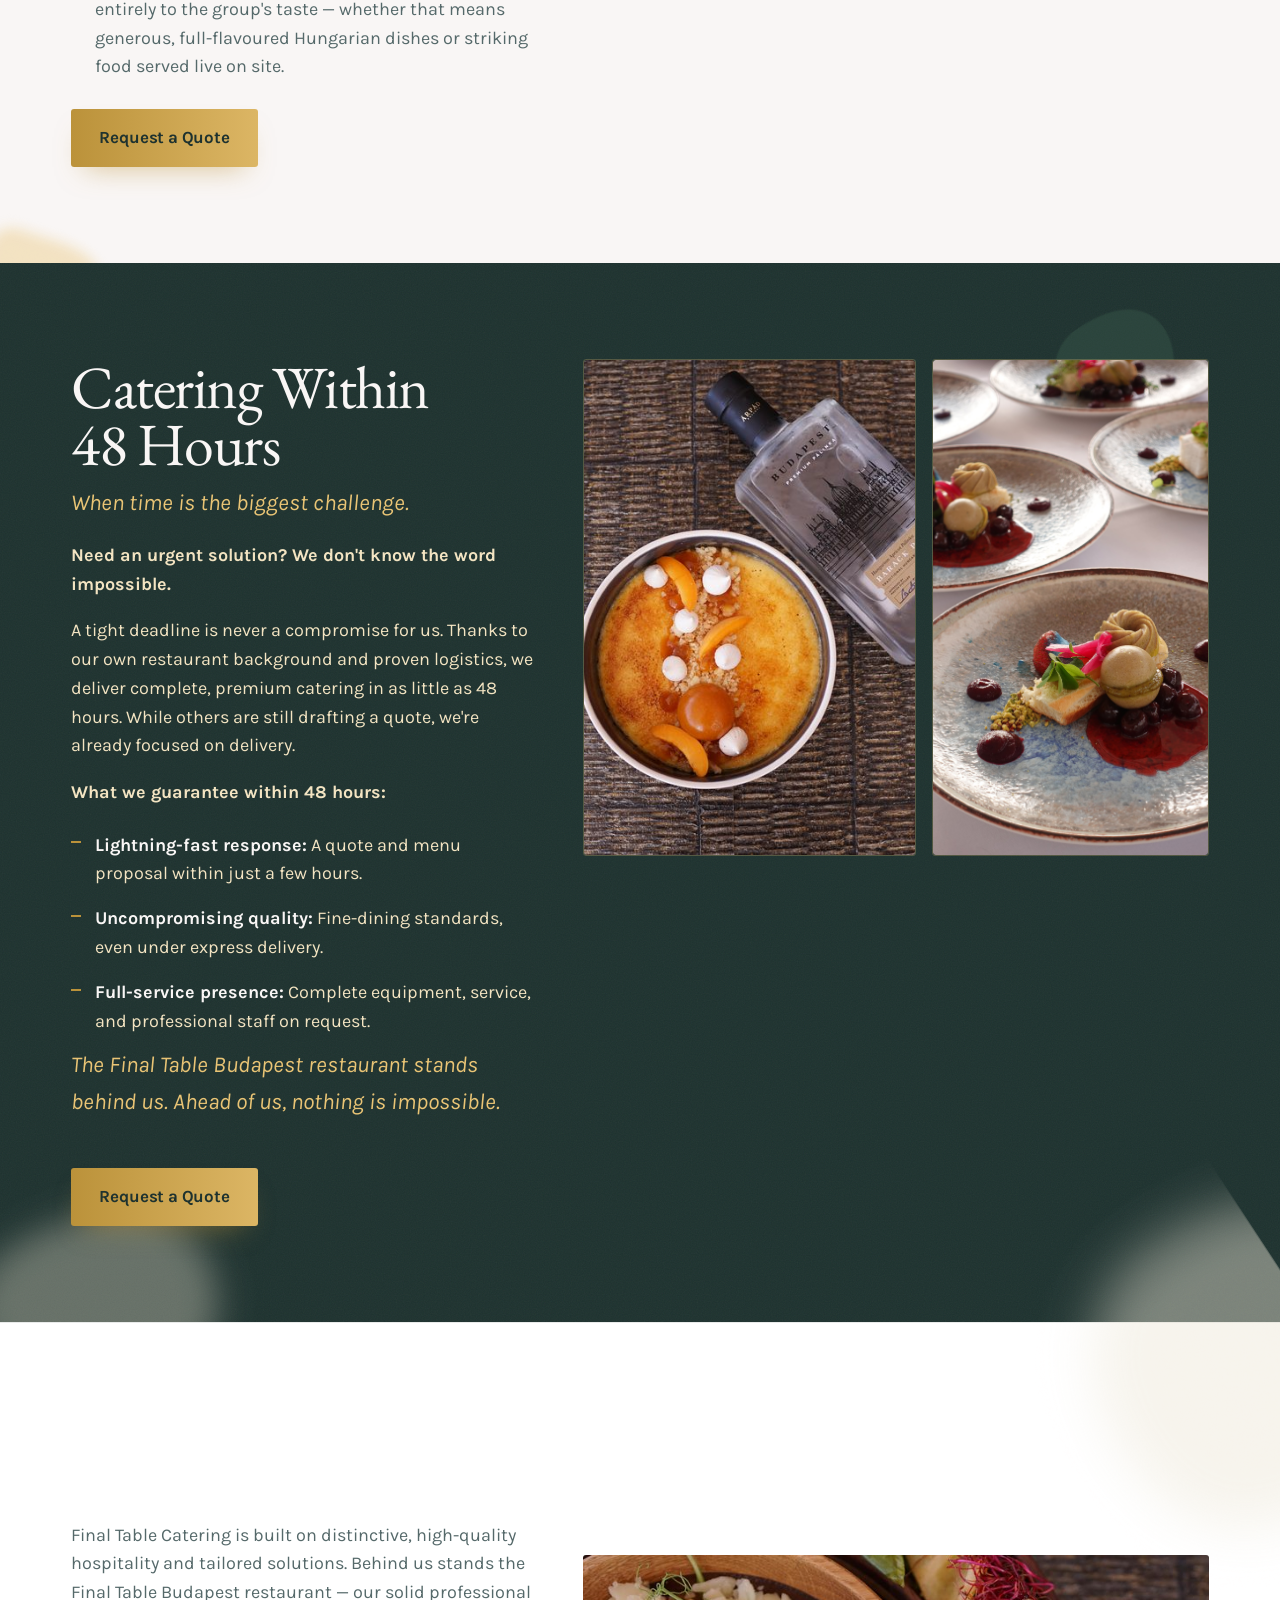
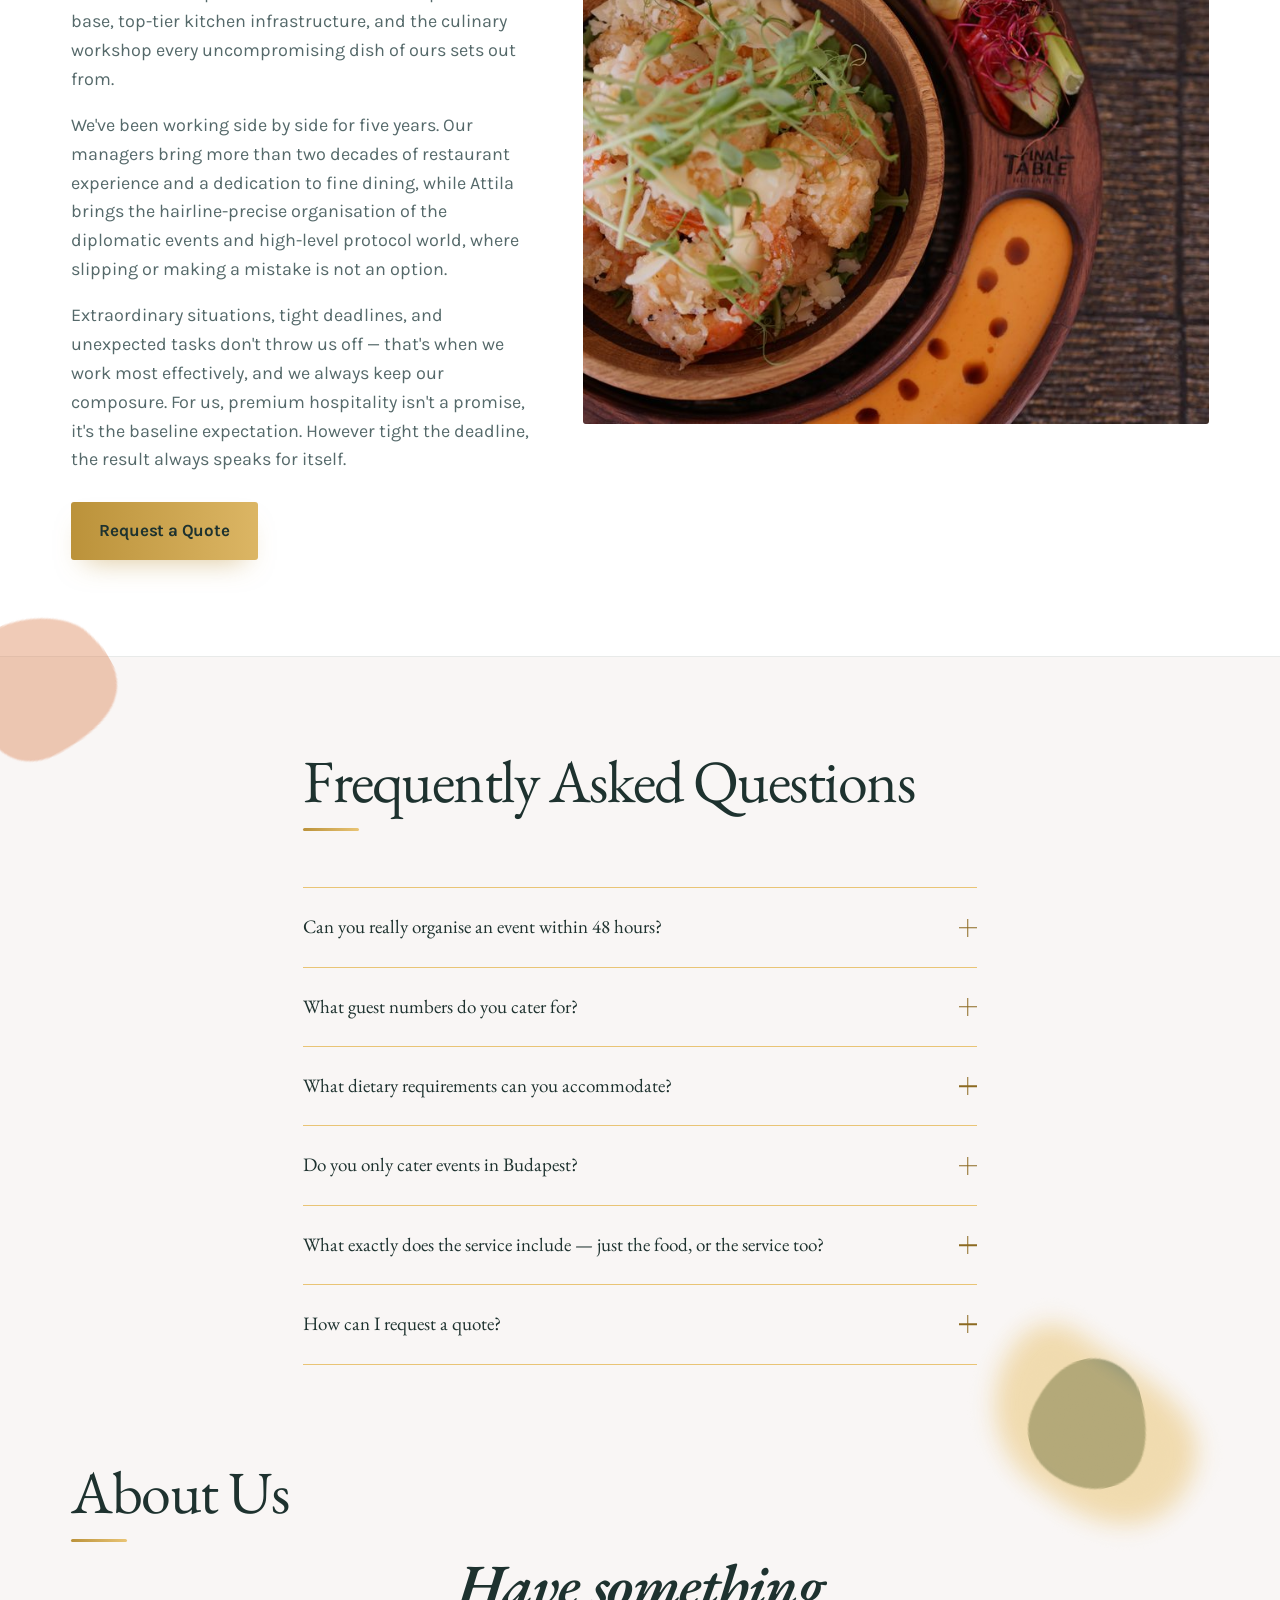
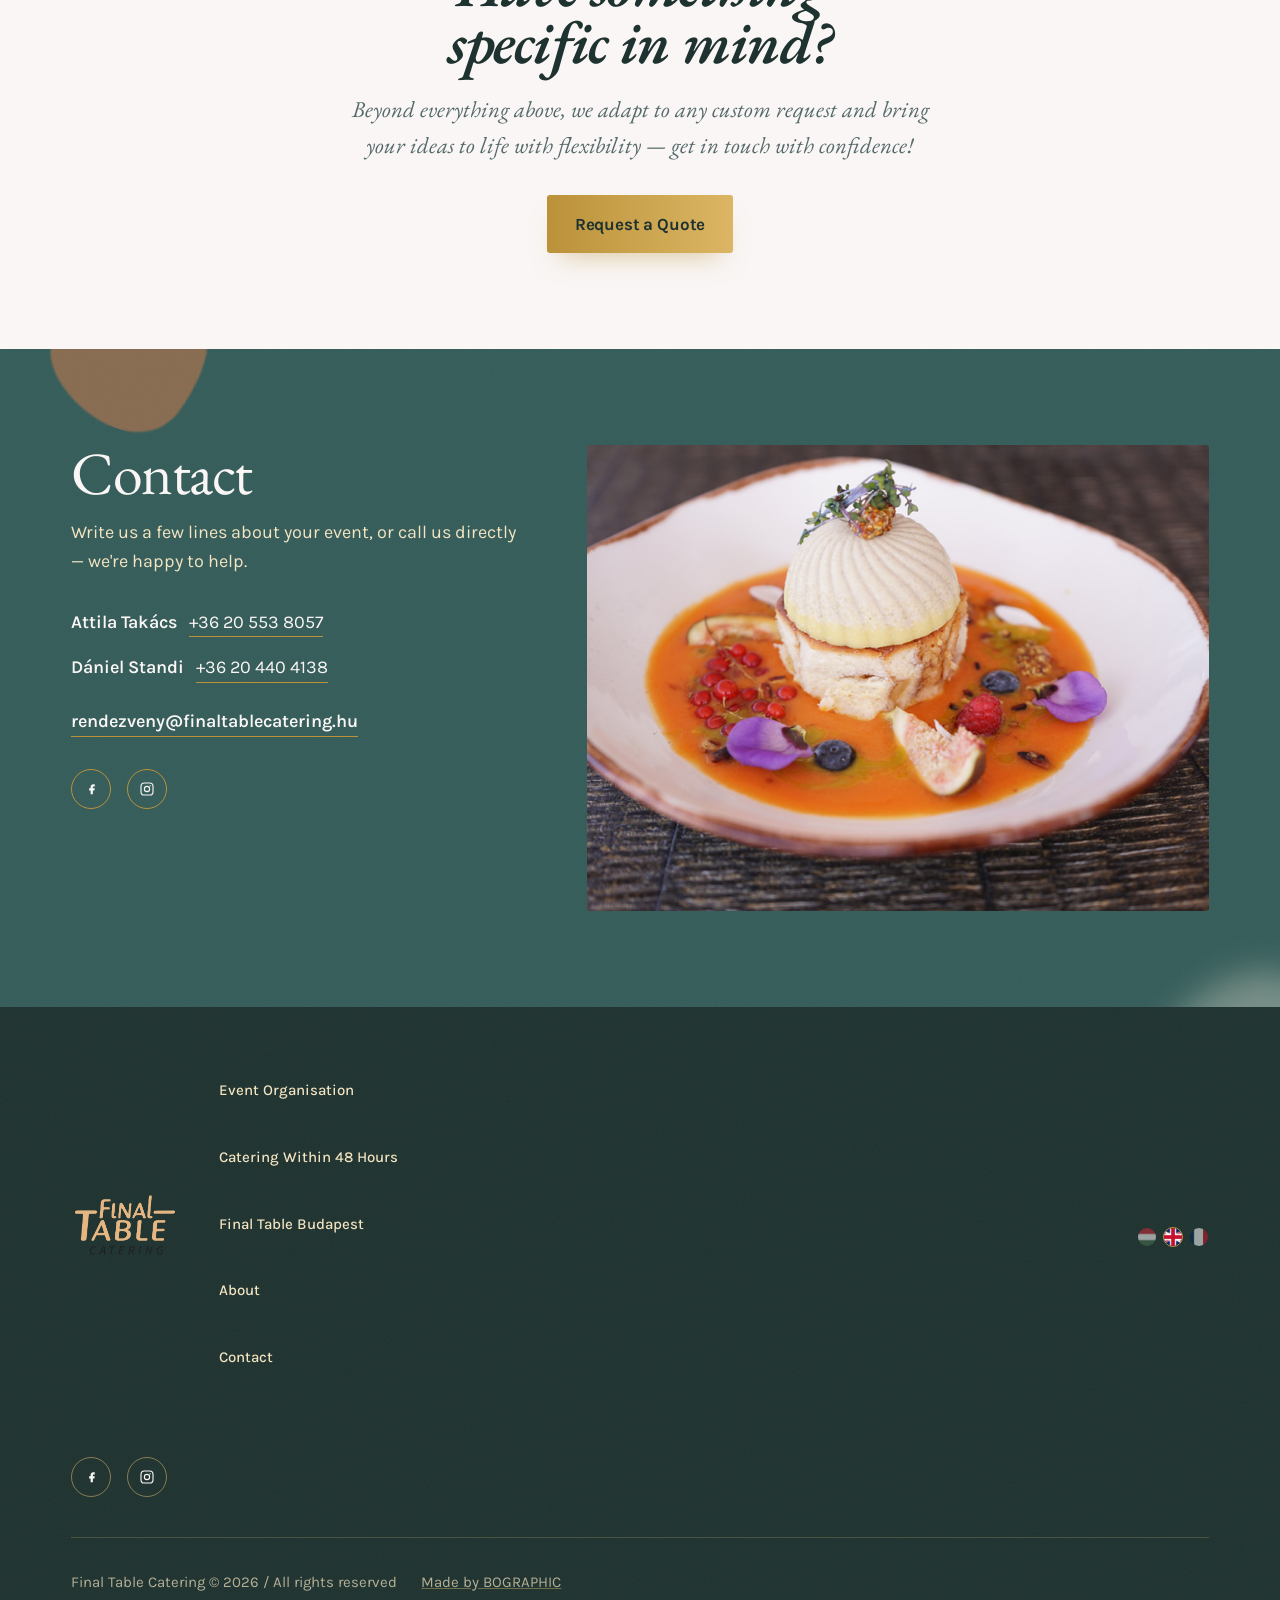
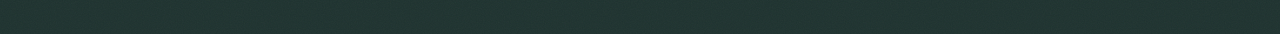
<file: en/index.html>
<!DOCTYPE html>
<html lang="en">
<head>
<meta charset="UTF-8">
<meta name="viewport" content="width=device-width, initial-scale=1">
<title>Final Table – Catering Within 48 Hours</title>
<meta name="description" content="Final Table Catering: restaurant-quality catering and event organisation, ready within 48 hours, at any location. Backed by the Final Table Budapest restaurant.">
<link rel="icon" type="image/png" href="/assets/images/favicon.png">
<link rel="canonical" href="/en/">
<link rel="alternate" hreflang="hu" href="/">
<link rel="alternate" hreflang="en" href="/en/">
<link rel="alternate" hreflang="fr" href="/fr/">
<link rel="alternate" hreflang="x-default" href="/">
<link rel="preconnect" href="https://fonts.googleapis.com">
<link rel="preconnect" href="https://fonts.gstatic.com" crossorigin>
<link href="https://fonts.googleapis.com/css2?family=EB+Garamond:ital,wght@0,400;0,500;0,600;1,400;1,500;1,600&amp;family=Karla:wght@400;500;600;700&amp;display=swap" rel="stylesheet">
<link rel="stylesheet" href="/css/styles.css">
<script>
(function () {
  var reduce = window.matchMedia && window.matchMedia("(prefers-reduced-motion: reduce)").matches;
  if ("IntersectionObserver" in window && !reduce) {
    document.documentElement.classList.add("has-js");
  }
})();
</script>
<noscript><style>[data-reveal] { opacity: 1 !important; transform: none !important; }</style></noscript>
</head>
<body>
<a class="skip-link" href="#main">Skip to content</a>

<header class="site-header">
  <div class="header-topbar">
    <div class="wrap header-topbar__inner">
      <ul class="header-topbar__contacts">
        <li><span class="header-topbar__name">Takács Attila</span> <a href="tel:+36205538057">+36 20 553 8057</a></li>
        <li><span class="header-topbar__name">Standi Dániel</span> <a href="tel:+36204404138">+36 20 440 4138</a></li>
      </ul>
      <a class="header-topbar__email" href="mailto:rendezveny@finaltablecatering.hu">rendezveny@finaltablecatering.hu</a>
    </div>
  </div>
  <div class="wrap site-header__inner">
    <a href="#top" class="brand">
      <img src="/assets/images/logo.png" alt="Final Table Catering" width="152" height="90" class="brand__mark">
    </a>

    <nav class="nav" id="site-nav" aria-label="Main navigation">
      <ul class="nav__list">
        <li><a href="#top">Home</a></li>
        <li><a href="#event-organisation">Event Organisation</a></li>
        <li><a href="#catering">Catering Within 48 Hours</a></li>
        <li><a href="https://www.finaltablerestaurant.com/" target="_blank" rel="noopener">Final Table Budapest</a></li>
        <li><a href="#about">About</a></li>
        <li><a href="#contact">Contact</a></li>
      </ul>
      <ul class="lang-switch">
        <li><a href="/" aria-label="Hungarian"><img src="/assets/images/flags/hu.png" alt="" width="20" height="20"></a></li>
        <li><a href="/en/" class="is-active" aria-current="page" aria-label="English"><img src="/assets/images/flags/gb.png" alt="" width="20" height="20"></a></li>
        <li><a href="/fr/" aria-label="French"><img src="/assets/images/flags/fr.png" alt="" width="20" height="20"></a></li>
      </ul>
      <a href="#contact" class="btn btn--primary btn--sm nav__cta">Request a Quote</a>
    </nav>

    <button type="button" class="nav-toggle" id="navToggle" aria-expanded="false" aria-controls="site-nav">
      <span class="nav-toggle__bar"></span>
      <span class="nav-toggle__bar"></span>
      <span class="nav-toggle__bar"></span>
      <span class="sr-only">Open menu</span>
    </button>
  </div>
</header>

<div class="nav-scrim" id="navScrim" hidden></div>

<main id="main">

  <!-- HERO -->
  <section class="hero" id="top">
    <div class="hero__media">
      <img src="/assets/images/DSC06542.webp" alt="A chef preparing a course at a Final Table Catering event" width="2400" height="1350">
    </div>
    <div class="hero__scrim" aria-hidden="true"></div>
    <div class="wrap hero__inner">
      <div class="hero__content">
        <h1 class="hero__title">Catering, ready within 48 hours.</h1>
        <p class="hero__subtitle">Restaurant-quality food and flawless service, at any location.</p>
        <div class="hero__actions">
          <a href="#contact" class="btn btn--primary btn--lg">Request a Quote</a>
          <a href="tel:+36205538057" class="hero__phone">
            <span class="hero__phone-label">Call us</span>
            <span class="hero__phone-number">+36 20 553 8057</span>
          </a>
        </div>
      </div>
    </div>
    <div class="hero__scroll-cue" aria-hidden="true"><span></span></div>
  </section>

  <!-- BENEFITS -->
  <section class="benefits" aria-labelledby="benefits-title" style="position: relative;">
    <img class="deco-shape" src="/assets/images/shapes/shape-3.png" alt="" aria-hidden="true" style="width: 320px; right: -60px; bottom: -40px;" data-parallax="26" data-parallax-rotate="6">
    <img class="deco-shape" src="/assets/images/shapes/shape-10.png" alt="" aria-hidden="true" style="width: 90px; left: 1%; top: -10px; opacity: .7;" data-parallax="-16" data-parallax-rotate="-10">
    <div class="wrap">
      <h2 id="benefits-title" class="benefits__title" data-reveal="up">The Final Table Catering promise<span class="section-rule" aria-hidden="true"></span></h2>

      <ul class="benefits__list">
        <li class="benefit" data-reveal="up">
          <svg class="benefit__icon" viewBox="0 0 40 40" fill="none" aria-hidden="true">
            <circle cx="20" cy="21" r="13.5" stroke="currentColor" stroke-width="1.5"/>
            <path d="M20 13.5V21L25 24.5" stroke="currentColor" stroke-width="1.5" stroke-linecap="round" stroke-linejoin="round"/>
            <path d="M15.5 6.5H24.5" stroke="currentColor" stroke-width="1.5" stroke-linecap="round"/>
          </svg>
          <h3 class="benefit__title">On the table in as little as 48 hours</h3>
          <p class="benefit__desc">Thanks to the Final Table Budapest kitchen and our proven logistics, we deliver a complete menu even on the tightest deadline.</p>
        </li>

        <li class="benefit" data-reveal="up" data-delay="120">
          <svg class="benefit__icon" viewBox="0 0 40 40" fill="none" aria-hidden="true">
            <path d="M8 24C8 24 8 15.5 20 15.5C32 15.5 32 24 32 24" stroke="currentColor" stroke-width="1.5" stroke-linecap="round"/>
            <path d="M6 24H34" stroke="currentColor" stroke-width="1.5" stroke-linecap="round"/>
            <path d="M20 15.5V10.5" stroke="currentColor" stroke-width="1.5" stroke-linecap="round"/>
            <circle cx="20" cy="8.5" r="2" stroke="currentColor" stroke-width="1.5"/>
            <path d="M12 27.5V29.5C12 31.1569 15.5817 32.5 20 32.5C24.4183 32.5 28 31.1569 28 29.5V27.5" stroke="currentColor" stroke-width="1.5" stroke-linecap="round"/>
          </svg>
          <h3 class="benefit__title">Restaurant quality, anywhere</h3>
          <p class="benefit__desc">The same kitchen and service quality reaches you as in the restaurant — from seated dinners to standing receptions.</p>
        </li>

        <li class="benefit" data-reveal="up" data-delay="240">
          <svg class="benefit__icon" viewBox="0 0 40 40" fill="none" aria-hidden="true">
            <circle cx="20" cy="20" r="13.5" stroke="currentColor" stroke-width="1.5"/>
            <path d="M24.5 15.5L21.7 21.7L15.5 24.5L18.3 18.3L24.5 15.5Z" stroke="currentColor" stroke-width="1.5" stroke-linejoin="round"/>
          </svg>
          <h3 class="benefit__title">Tailored, not off a shelf</h3>
          <p class="benefit__desc">We tailor every menu, service, and logistics plan to the venue and your guests, instead of working from a template.</p>
        </li>
      </ul>
    </div>
  </section>

  <!-- PROOF -->
  <section class="proof" aria-label="In numbers">
    <img class="deco-shape" src="/assets/images/shapes/shape-9.png" alt="" aria-hidden="true" style="width: 270px; right: 4%; top: -50px; opacity: .5;" data-parallax="20" data-parallax-rotate="-6">
    <div class="wrap proof__grid">
      <div class="stat" data-reveal="up">
        <span class="stat__value" data-count>48 hours</span>
        <span class="stat__label">our fastest turnaround</span>
      </div>
      <div class="stat" data-reveal="up" data-delay="80">
        <span class="stat__value" data-count>5 years</span>
        <span class="stat__label">and 400+ events together</span>
      </div>
      <div class="stat" data-reveal="up" data-delay="160">
        <span class="stat__value" data-count>20+ years</span>
        <span class="stat__label">of restaurant and catering experience behind us</span>
      </div>
      <div class="stat" data-reveal="up" data-delay="240">
        <span class="stat__value">Final Table Budapest</span>
        <span class="stat__label">our professional base and kitchen</span>
      </div>
    </div>
  </section>

  <!-- EVENT ORGANISATION -->
  <section class="spread" id="event-organisation" style="position: relative;">
    <img class="deco-shape" src="/assets/images/shapes/shape-7.png" alt="" aria-hidden="true" style="width: 250px; right: 6%; top: -30px; opacity: .55;" data-parallax="22" data-parallax-rotate="8">
    <img class="deco-shape" src="/assets/images/shapes/shape-9.png" alt="" aria-hidden="true" style="width: 150px; left: -35px; bottom: -25px; opacity: .4;" data-parallax="-14" data-parallax-rotate="-9">
    <div class="wrap spread__inner">
      <div class="spread__content" data-reveal="left">
        <h2 data-parallax="10">Event Organisation</h2>
        <p class="spread__lead"><em>From idea to execution.</em></p>
        <p>Whether it's an intimate ten-person seated diplomatic dinner, a corporate gala for several hundred guests, or an exclusive private event, our task is the same: precise planning and flawless execution of the entire kitchen and logistics operation.</p>
        <p>We don't work from a catalogue. We build the menu, service, and infrastructure around the venue's character, your guests' needs, and the rhythm of the event. From striking presentation to precise service, we coordinate everything so the event reads as one seamless, professional whole from the first minute to the last.</p>
        <ul class="spread__list">
          <li><strong>Seated Dinners &amp; Galas:</strong> The best of classic Hungarian cuisine alongside international favourites, executed to perfection. We bring generous, rich portions and full, home-style flavours to the table, with presentation and service protocol that holds its own at an elegant gala.</li>
          <li><strong>Standing Receptions &amp; Finger Food:</strong> Elegant, easy-to-eat yet substantial bites and small-format culinary compositions. Thanks to our continuous kitchen support, the spread stays fresh, abundant, and beautifully presented throughout the entire event.</li>
          <li><strong>Business &amp; Diplomatic Events:</strong> Discreet, protocol-perfect presence at high-level negotiations and delegation receptions. Service is precise to the minute and unobtrusive, keeping the focus on the discussions at all times.</li>
          <li><strong>Family &amp; Private Events:</strong> Birthdays, anniversaries, engagements, as well as stag and hen parties, where a relaxed atmosphere meets premium hospitality. Portions are never scaled back: we tailor the menu entirely to the group's taste — whether that means generous, full-flavoured Hungarian dishes or striking food served live on site.</li>
        </ul>
        <a href="#contact" class="btn btn--primary">Request a Quote</a>
      </div>
      <div class="spread__media" data-reveal="right">
        <img src="/assets/images/DSC06000.jpg" alt="A toast at an event organised by Final Table" width="1000" height="667" loading="lazy">
      </div>
    </div>
  </section>

  <!-- CATERING 48H -->
  <section class="spread spread--dark" id="catering">
    <img class="deco-shape" src="/assets/images/shapes/shape-2.png" alt="" aria-hidden="true" style="width: 300px; left: -50px; bottom: -50px; opacity: .35;" data-parallax="-18" data-parallax-rotate="-8">
    <img class="deco-shape" src="/assets/images/shapes/shape-4.png" alt="" aria-hidden="true" style="width: 120px; right: 8%; top: 10%; opacity: .45;" data-parallax="16" data-parallax-rotate="10">
    <div class="wrap spread__inner">
      <div class="spread__content" data-reveal="left">
        <h2>Catering Within 48 Hours</h2>
        <p class="spread__lead"><em>When time is the biggest challenge.</em></p>
        <p><strong>Need an urgent solution? We don't know the word impossible.</strong></p>
        <p>A tight deadline is never a compromise for us. Thanks to our own restaurant background and proven logistics, we deliver complete, premium catering in as little as 48 hours. While others are still drafting a quote, we're already focused on delivery.</p>
        <p><strong>What we guarantee within 48 hours:</strong></p>
        <ul class="spread__list">
          <li><strong>Lightning-fast response:</strong> A quote and menu proposal within just a few hours.</li>
          <li><strong>Uncompromising quality:</strong> Fine-dining standards, even under express delivery.</li>
          <li><strong>Full-service presence:</strong> Complete equipment, service, and professional staff on request.</li>
        </ul>
        <p class="spread__lead"><em>The Final Table Budapest restaurant stands behind us. Ahead of us, nothing is impossible.</em></p>
        <a href="#contact" class="btn btn--primary">Request a Quote</a>
      </div>
      <div class="spread__media spread__media--duo" data-reveal="right">
        <div><img src="/assets/images/DSC04974.jpg" alt="Dessert with premium Hungarian pálinka, elegantly plated" width="1000" height="563" loading="lazy"></div>
        <div><img src="/assets/images/DSC08310.jpg" alt="Service in progress at a Final Table Catering event" width="667" height="1000" loading="lazy"></div>
      </div>
    </div>
  </section>

  <!-- ABOUT -->
  <section class="about" id="about" style="position: relative;">
    <img class="deco-shape" src="/assets/images/shapes/shape-8.png" alt="" aria-hidden="true" style="width: 290px; right: -60px; top: -20px; opacity: .45;" data-parallax="24" data-parallax-rotate="7">
    <img class="deco-shape" src="/assets/images/shapes/shape-1.png" alt="" aria-hidden="true" style="width: 140px; left: -30px; bottom: -20px; opacity: .4;" data-parallax="-15" data-parallax-rotate="-11">
    <div class="wrap about__inner">
      <div class="about__content" data-reveal="left">
        <h2 data-parallax="10">About Us<span class="section-rule" aria-hidden="true"></span></h2>
        <p>Final Table Catering is built on distinctive, high-quality hospitality and tailored solutions. Behind us stands the Final Table Budapest restaurant — our solid professional base, top-tier kitchen infrastructure, and the culinary workshop every uncompromising dish of ours sets out from.</p>
        <p>We've been working side by side for five years. Our managers bring more than two decades of restaurant experience and a dedication to fine dining, while Attila brings the hairline-precise organisation of the diplomatic events and high-level protocol world, where slipping or making a mistake is not an option.</p>
        <p>Extraordinary situations, tight deadlines, and unexpected tasks don't throw us off — that's when we work most effectively, and we always keep our composure. For us, premium hospitality isn't a promise, it's the baseline expectation. However tight the deadline, the result always speaks for itself.</p>
        <a href="#contact" class="btn btn--primary">Request a Quote</a>
      </div>
      <div class="about__media" data-reveal="right">
        <img src="/assets/images/DSC05935.jpg" alt="A Final Table plate of pan-seared prawns" width="1000" height="563" loading="lazy">
      </div>
    </div>
  </section>

  <!-- FAQ -->
  <section class="faq" id="faq" aria-labelledby="faq-title" style="position: relative;">
    <img class="deco-shape" src="/assets/images/shapes/shape-4.png" alt="" aria-hidden="true" style="width: 130px; right: 10%; bottom: 8%; opacity: .7;" data-parallax="-14" data-parallax-rotate="-12">
    <div class="wrap faq__inner">
      <h2 id="faq-title" data-reveal="up">Frequently Asked Questions<span class="section-rule" aria-hidden="true"></span></h2>

      <div class="faq__list">
        <details class="faq__item" data-reveal="up">
          <summary>Can you really organise an event within 48 hours?<span class="faq__icon" aria-hidden="true"></span></summary>
          <p>Yes, in as little as 48 hours. Thanks to the Final Table Budapest kitchen and our proven logistics, we take on even the tightest deadlines without compromise — in many cases we're already at work on delivery while others would still be sending a quote.</p>
        </details>

        <details class="faq__item" data-reveal="up" data-delay="60">
          <summary>What guest numbers do you cater for?<span class="faq__icon" aria-hidden="true"></span></summary>
          <p>Everything from a ten-person seated diplomatic dinner to a corporate gala for several hundred guests — we always scale the team and logistics to match the guest count.</p>
        </details>

        <details class="faq__item" data-reveal="up" data-delay="120">
          <summary>What dietary requirements can you accommodate?<span class="faq__icon" aria-hidden="true"></span></summary>
          <p>We can accommodate vegetarian, vegan, gluten-free, and other special requirements — just let us know when you book.</p>
        </details>

        <details class="faq__item" data-reveal="up" data-delay="180">
          <summary>Do you only cater events in Budapest?<span class="faq__icon" aria-hidden="true"></span></summary>
          <p>Our professional base is the Final Table Budapest restaurant, but we organise events at any location across the country — we guarantee the same standard wherever we set the table.</p>
        </details>

        <details class="faq__item" data-reveal="up" data-delay="240">
          <summary>What exactly does the service include — just the food, or the service too?<span class="faq__icon" aria-hidden="true"></span></summary>
          <p>From menu planning through serving staff to the necessary equipment, we provide and coordinate everything — you just need to focus on your guests.</p>
        </details>

        <details class="faq__item" data-reveal="up" data-delay="300">
          <summary>How can I request a quote?<span class="faq__icon" aria-hidden="true"></span></summary>
          <p>Email us or call us directly — we typically reply with the details shortly.</p>
        </details>
      </div>
    </div>
  </section>

  <!-- CLOSING CTA -->
  <section class="closing-cta" style="position: relative;">
    <img class="deco-shape" src="/assets/images/shapes/shape-9.png" alt="" aria-hidden="true" style="width: 280px; right: 4%; top: -20px; opacity: .55;" data-parallax="18" data-parallax-rotate="-7">
    <div class="wrap closing-cta__inner" data-reveal="up">
      <h2 class="closing-cta__title">Have something specific in mind?</h2>
      <p class="closing-cta__lead">Beyond everything above, we adapt to any custom request and bring your ideas to life with flexibility — get in touch with confidence!</p>
      <a href="#contact" class="btn btn--primary">Request a Quote</a>
    </div>
  </section>

  <!-- CONTACT -->
  <section class="contact" id="contact">
    <img class="deco-shape" src="/assets/images/shapes/shape-1.png" alt="" aria-hidden="true" style="width: 150px; left: 4%; top: 6%; opacity: .5;" data-parallax="16" data-parallax-rotate="10">
    <img class="deco-shape" src="/assets/images/shapes/shape-8.png" alt="" aria-hidden="true" style="width: 180px; right: -45px; bottom: -35px; opacity: .35;" data-parallax="-17" data-parallax-rotate="-7">
    <div class="wrap contact__inner">
      <div class="contact__info" data-reveal="left">
        <h2>Contact</h2>
        <p>Write us a few lines about your event, or call us directly — we're happy to help.</p>

        <ul class="contact__people">
          <li>
            <span class="contact__name">Attila Takács</span>
            <a href="tel:+36205538057">+36 20 553 8057</a>
          </li>
          <li>
            <span class="contact__name">Dániel Standi</span>
            <a href="tel:+36204404138">+36 20 440 4138</a>
          </li>
        </ul>

        <a class="contact__email" href="mailto:rendezveny@finaltablecatering.hu">rendezveny@finaltablecatering.hu</a>

        <ul class="social">
          <li>
            <a href="https://www.facebook.com/people/Final-Table-Catering/" target="_blank" rel="noopener" aria-label="Final Table Catering on Facebook">
              <svg viewBox="0 0 24 24" aria-hidden="true"><path d="M15 8.5H17V5.5H15C13.067 5.5 11.5 7.067 11.5 9V11H9.5V14H11.5V19H14.5V14H16.5L17 11H14.5V9C14.5 8.72386 14.7239 8.5 15 8.5Z" fill="currentColor"/></svg>
            </a>
          </li>
          <li>
            <a href="https://www.instagram.com/finaltablecatering/" target="_blank" rel="noopener" aria-label="Final Table Catering on Instagram">
              <svg viewBox="0 0 24 24" aria-hidden="true" fill="none"><rect x="4" y="4" width="16" height="16" rx="4.5" stroke="currentColor" stroke-width="1.5"/><circle cx="12" cy="12" r="3.5" stroke="currentColor" stroke-width="1.5"/><circle cx="16.2" cy="7.8" r="0.9" fill="currentColor"/></svg>
            </a>
          </li>
        </ul>
      </div>

      <div class="contact__media" data-reveal="right">
        <img src="/assets/images/DSC04788.jpg" alt="An elegantly plated dish, close up" width="1000" height="563" loading="lazy">
      </div>
    </div>
  </section>

</main>

<footer class="site-footer">
  <div class="wrap site-footer__inner">
    <a href="#top" class="brand brand--footer">
      <img src="/assets/images/logo.png" alt="Final Table Catering" width="108" height="64">
    </a>

    <ul class="nav__list nav__list--footer">
      <li><a href="#event-organisation">Event Organisation</a></li>
      <li><a href="#catering">Catering Within 48 Hours</a></li>
      <li><a href="https://www.finaltablerestaurant.com/" target="_blank" rel="noopener">Final Table Budapest</a></li>
      <li><a href="#about">About</a></li>
      <li><a href="#contact">Contact</a></li>
    </ul>

    <ul class="lang-switch lang-switch--footer">
      <li><a href="/" aria-label="Hungarian"><img src="/assets/images/flags/hu.png" alt="" width="20" height="20"></a></li>
      <li><a href="/en/" class="is-active" aria-current="page" aria-label="English"><img src="/assets/images/flags/gb.png" alt="" width="20" height="20"></a></li>
      <li><a href="/fr/" aria-label="French"><img src="/assets/images/flags/fr.png" alt="" width="20" height="20"></a></li>
    </ul>

    <ul class="social social--footer">
      <li>
        <a href="https://www.facebook.com/people/Final-Table-Catering/" target="_blank" rel="noopener" aria-label="Final Table Catering on Facebook">
          <svg viewBox="0 0 24 24" aria-hidden="true"><path d="M15 8.5H17V5.5H15C13.067 5.5 11.5 7.067 11.5 9V11H9.5V14H11.5V19H14.5V14H16.5L17 11H14.5V9C14.5 8.72386 14.7239 8.5 15 8.5Z" fill="currentColor"/></svg>
        </a>
      </li>
      <li>
        <a href="https://www.instagram.com/finaltablecatering/" target="_blank" rel="noopener" aria-label="Final Table Catering on Instagram">
          <svg viewBox="0 0 24 24" aria-hidden="true" fill="none"><rect x="4" y="4" width="16" height="16" rx="4.5" stroke="currentColor" stroke-width="1.5"/><circle cx="12" cy="12" r="3.5" stroke="currentColor" stroke-width="1.5"/><circle cx="16.2" cy="7.8" r="0.9" fill="currentColor"/></svg>
        </a>
      </li>
    </ul>

    <div class="site-footer__legal">
      <p>Final Table Catering © <span id="year">2026</span> / All rights reserved</p>
      <p><a href="https://www.bographic.hu" target="_blank" rel="noopener">Made by BOGRAPHIC</a></p>
    </div>
  </div>
</footer>

<a href="#top" class="back-to-top" aria-label="Back to top">
  <svg viewBox="0 0 24 24" fill="none" aria-hidden="true"><path d="M12 18V6M12 6L6 12M12 6L18 12" stroke="currentColor" stroke-width="2" stroke-linecap="round" stroke-linejoin="round"/></svg>
</a>

<script src="/js/main.js"></script>
</body>
</html>
</file>
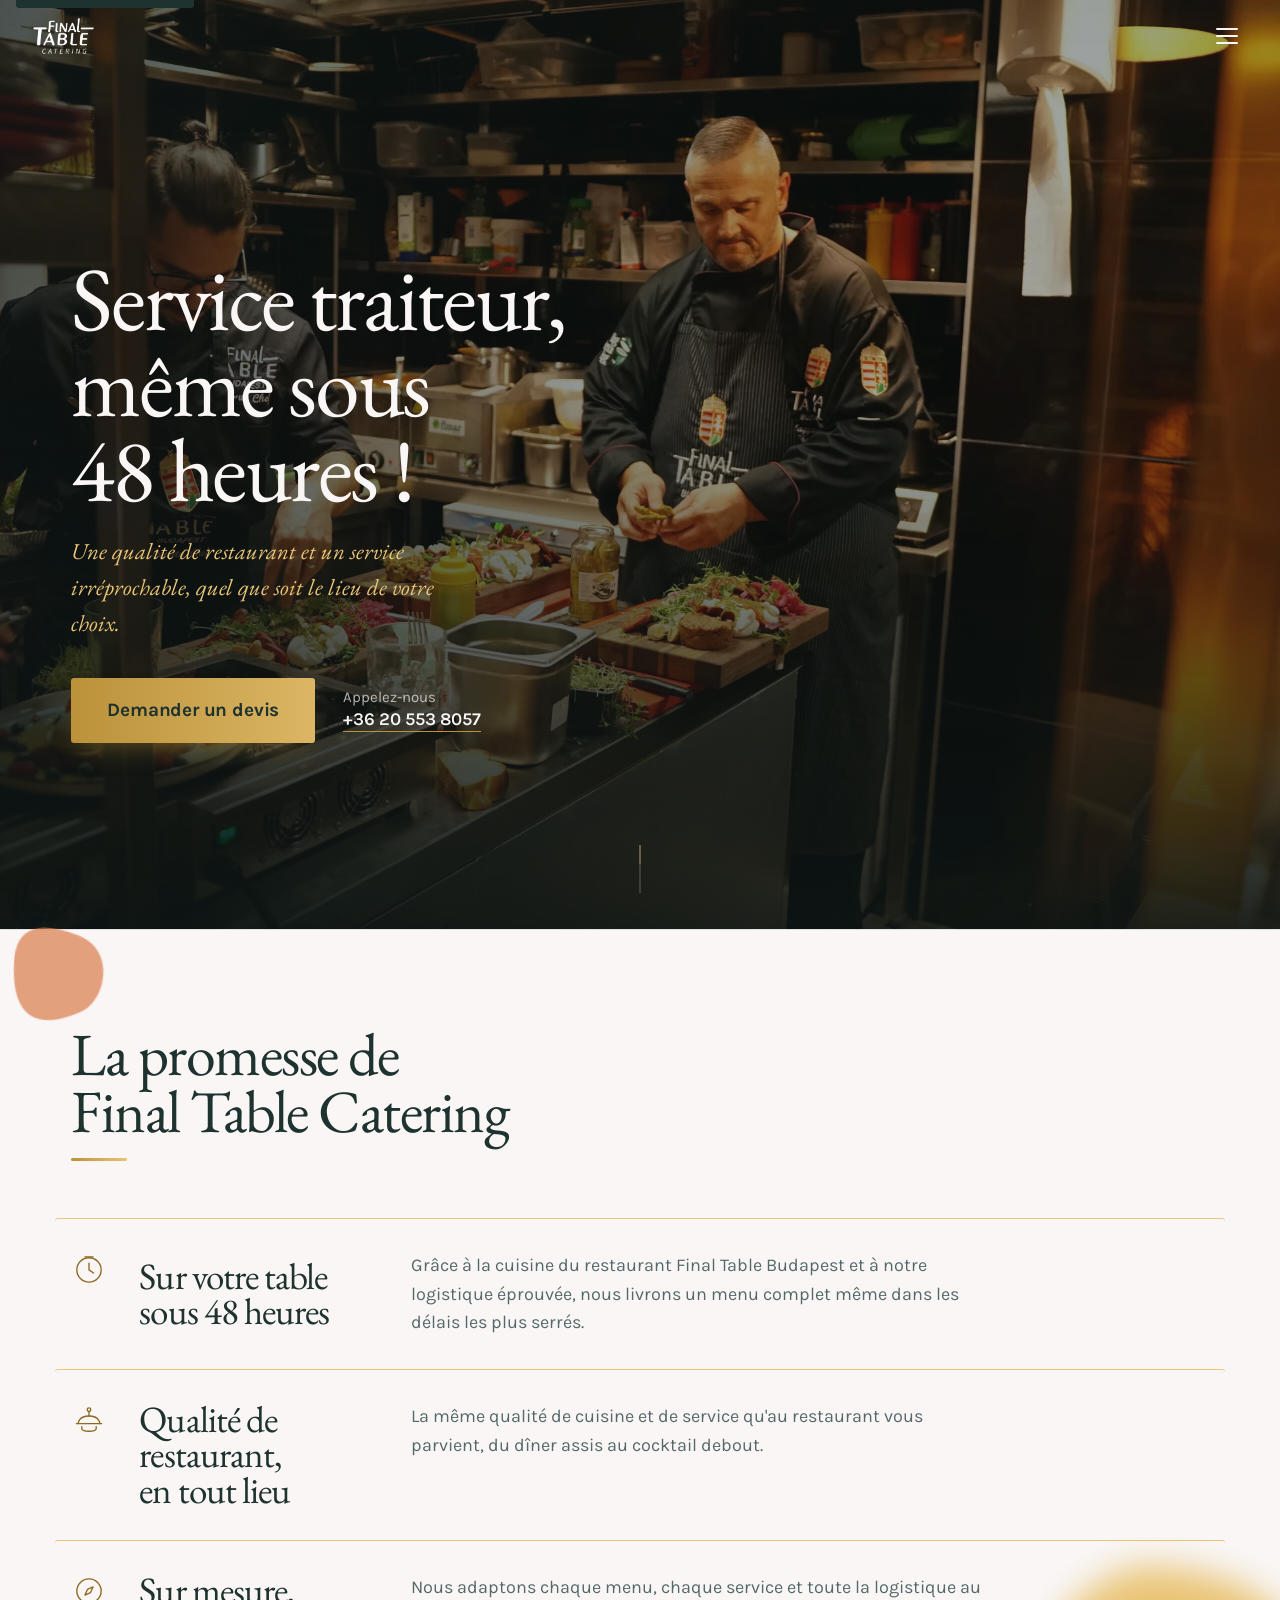
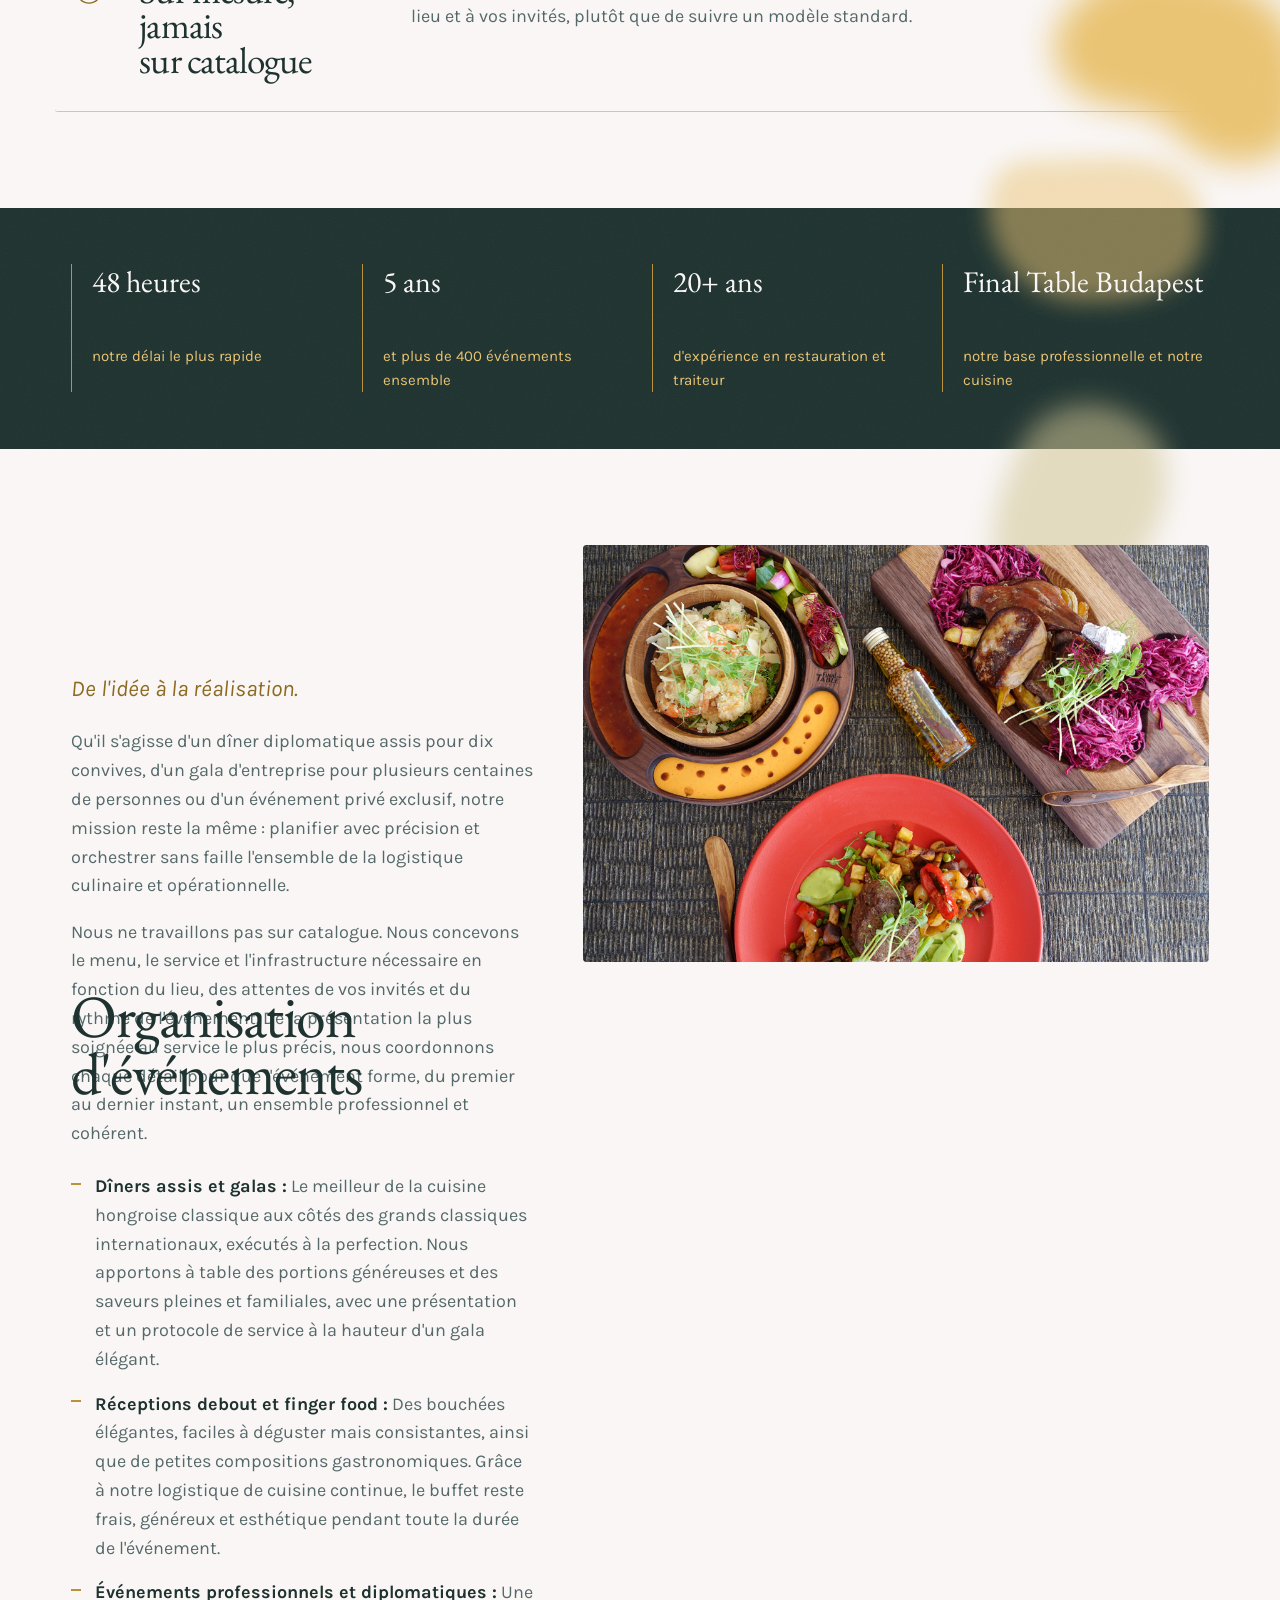
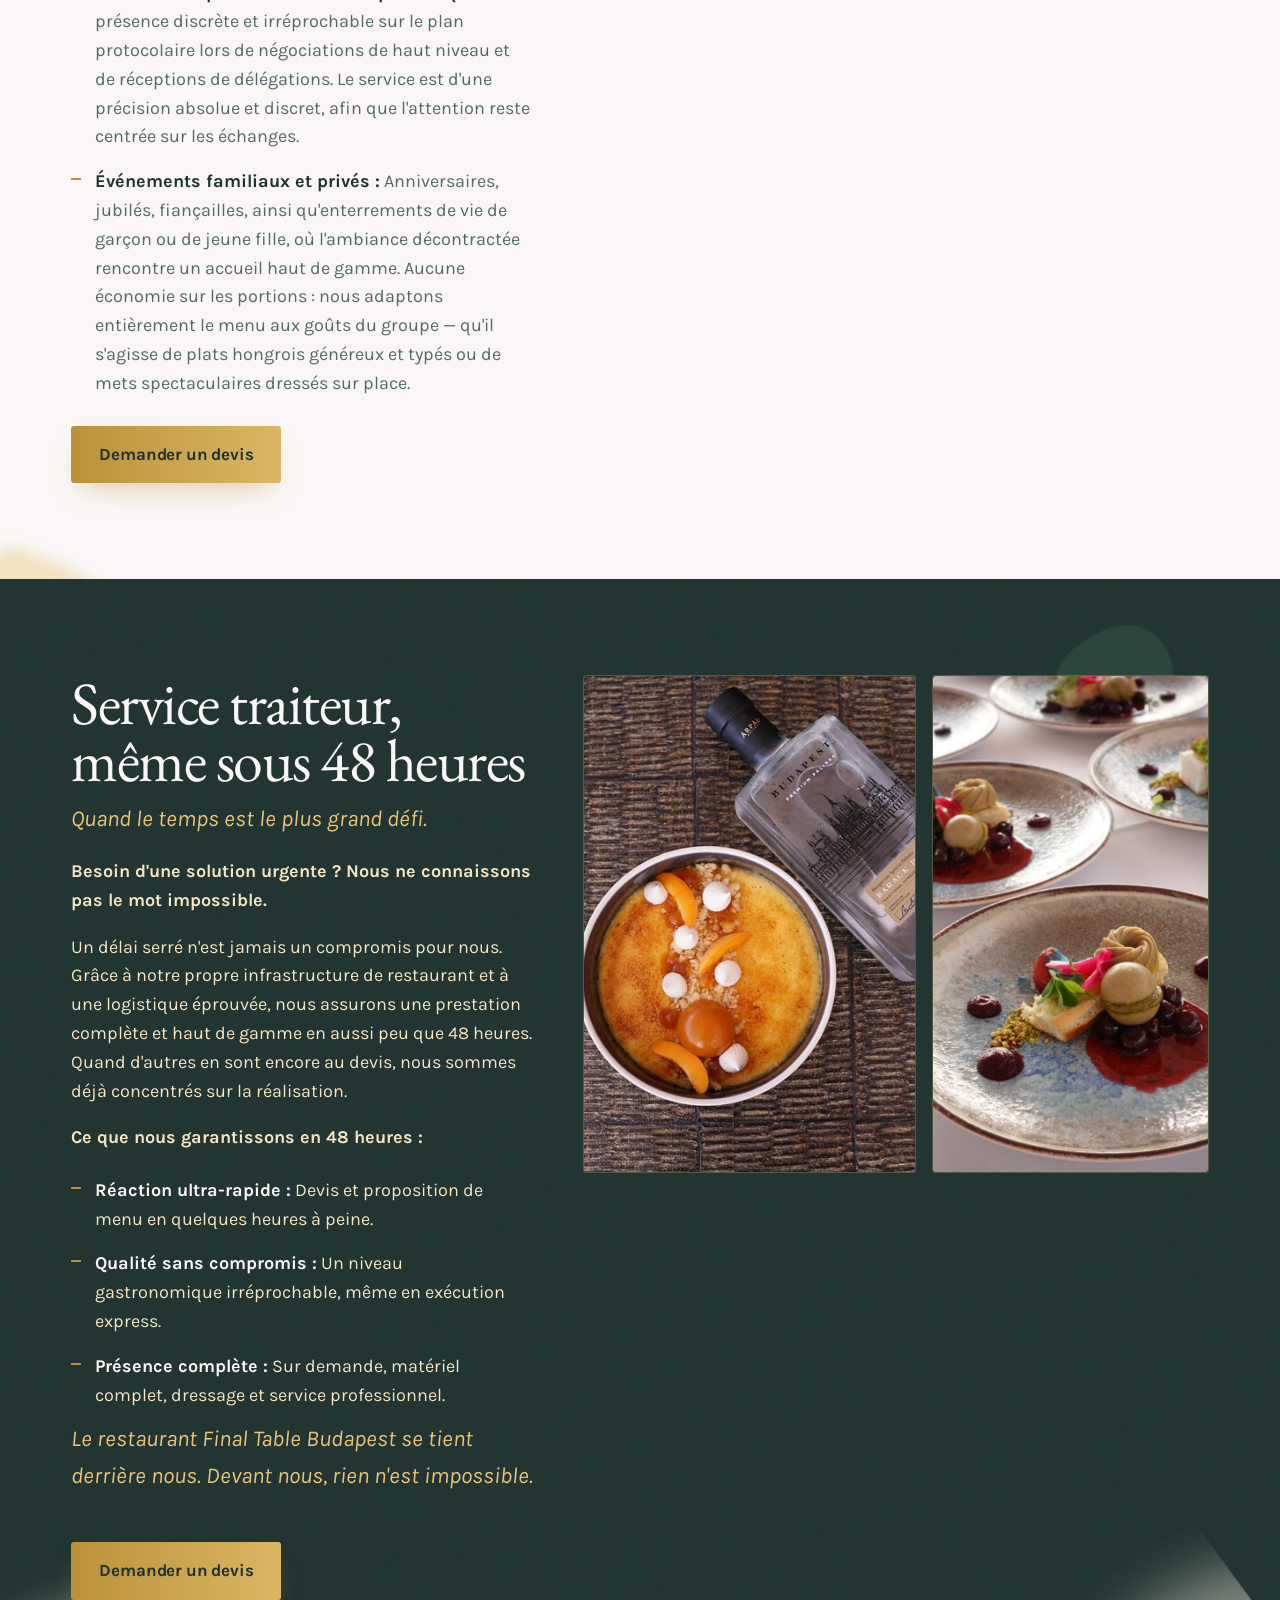
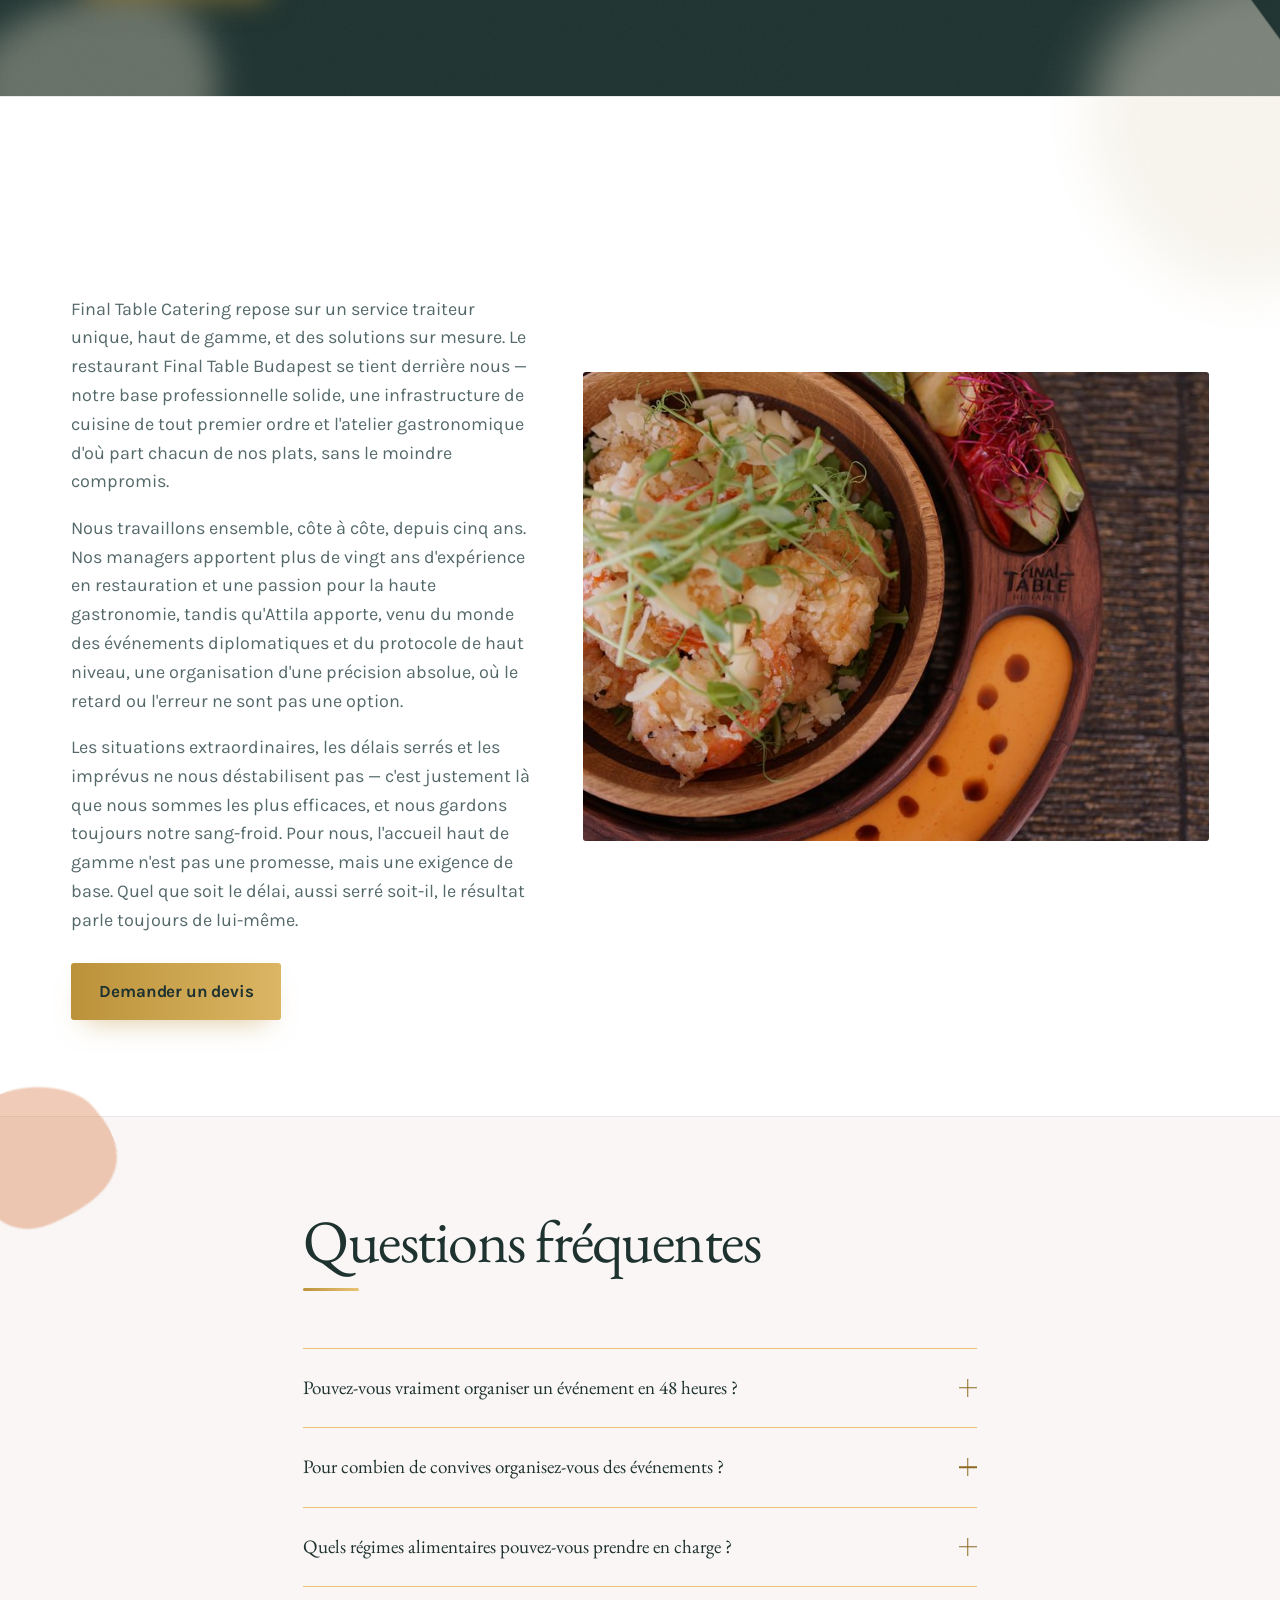
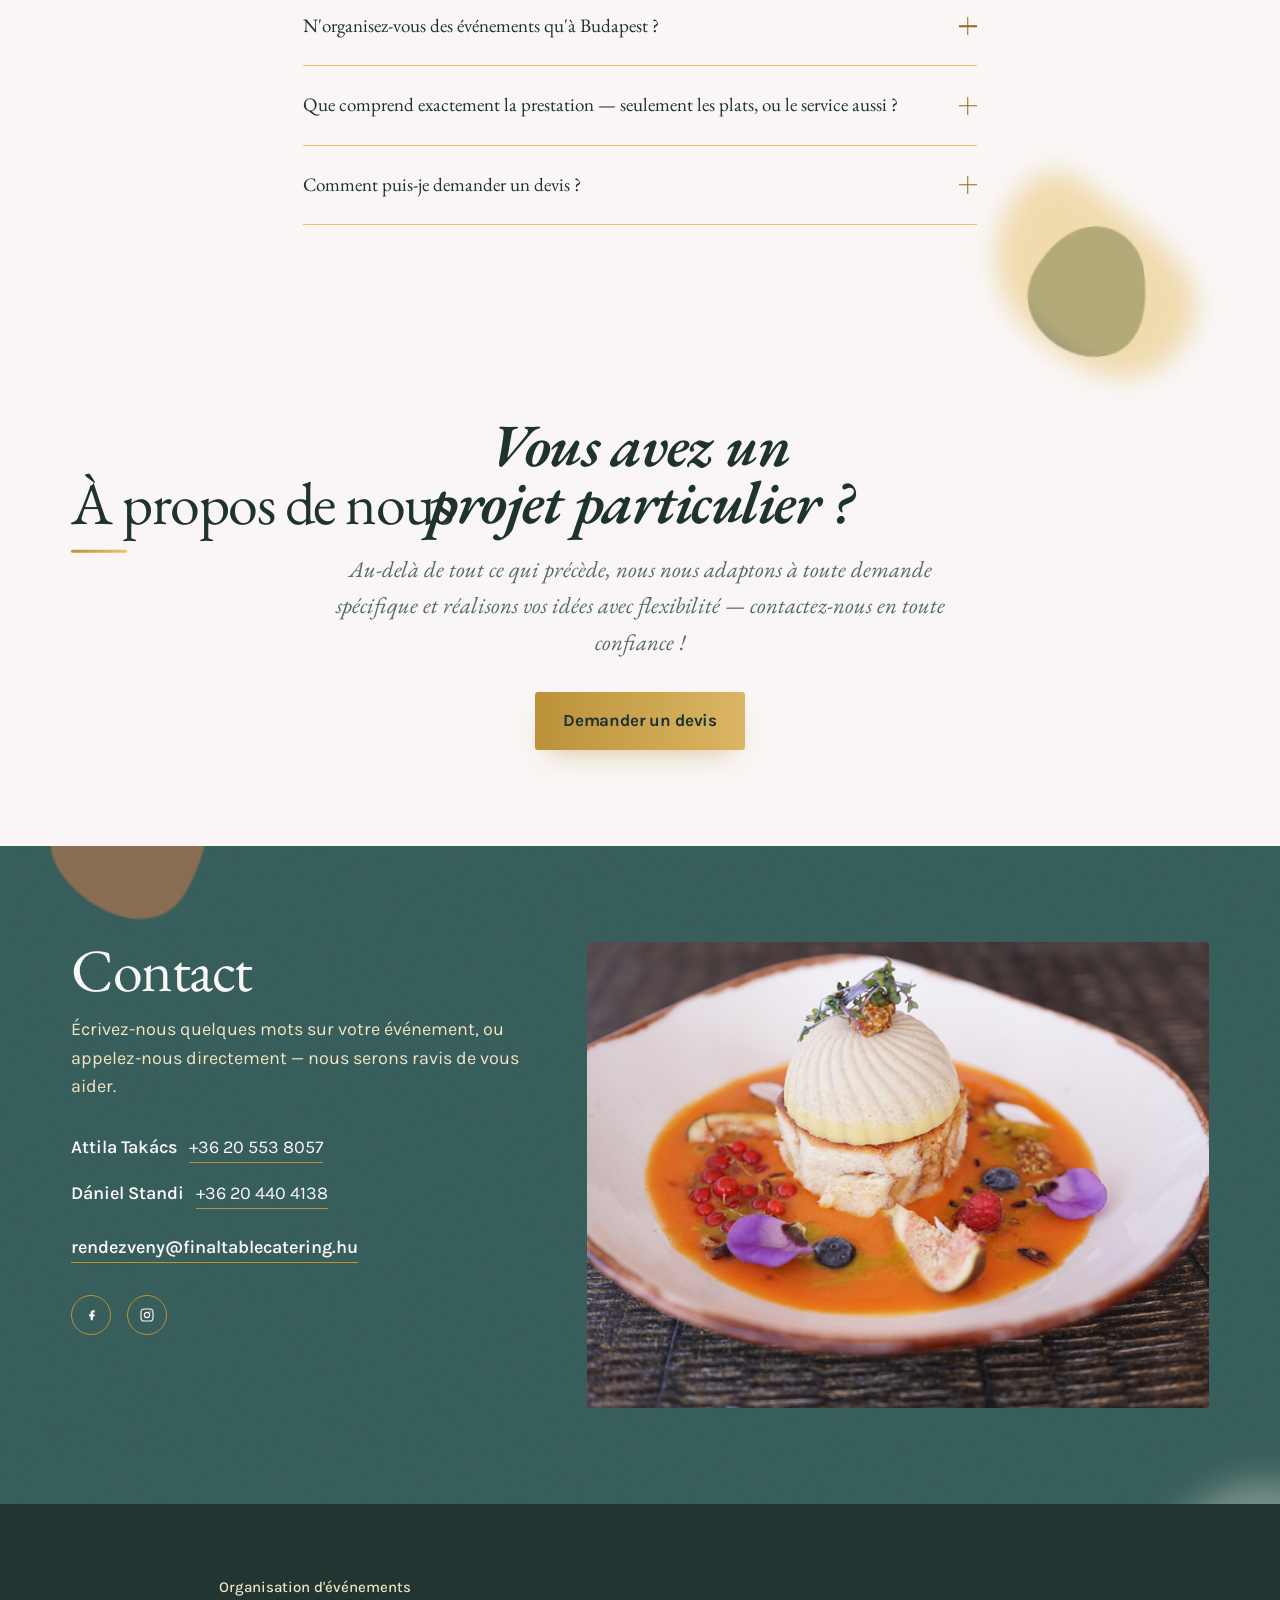
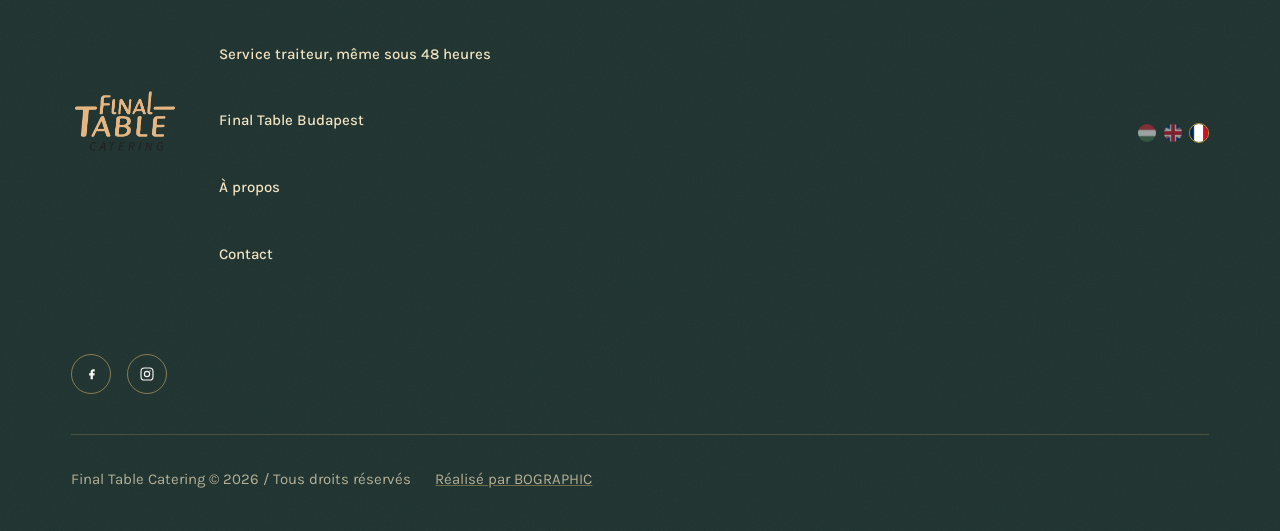
<file: fr/index.html>
<!DOCTYPE html>
<html lang="fr">
<head>
<meta charset="UTF-8">
<meta name="viewport" content="width=device-width, initial-scale=1">
<title>Final Table – Service traiteur, même sous 48 heures</title>
<meta name="description" content="Final Table Catering : traiteur et organisation d'événements de niveau gastronomique, prêt en 48 heures, en tout lieu. Adossé au restaurant Final Table Budapest.">
<link rel="icon" type="image/png" href="/assets/images/favicon.png">
<link rel="canonical" href="/fr/">
<link rel="alternate" hreflang="hu" href="/">
<link rel="alternate" hreflang="en" href="/en/">
<link rel="alternate" hreflang="fr" href="/fr/">
<link rel="alternate" hreflang="x-default" href="/">
<link rel="preconnect" href="https://fonts.googleapis.com">
<link rel="preconnect" href="https://fonts.gstatic.com" crossorigin>
<link href="https://fonts.googleapis.com/css2?family=EB+Garamond:ital,wght@0,400;0,500;0,600;1,400;1,500;1,600&amp;family=Karla:wght@400;500;600;700&amp;display=swap" rel="stylesheet">
<link rel="stylesheet" href="/css/styles.css">
<script>
(function () {
  var reduce = window.matchMedia && window.matchMedia("(prefers-reduced-motion: reduce)").matches;
  if ("IntersectionObserver" in window && !reduce) {
    document.documentElement.classList.add("has-js");
  }
})();
</script>
<noscript><style>[data-reveal] { opacity: 1 !important; transform: none !important; }</style></noscript>
</head>
<body>
<a class="skip-link" href="#main">Aller au contenu</a>

<header class="site-header">
  <div class="header-topbar">
    <div class="wrap header-topbar__inner">
      <ul class="header-topbar__contacts">
        <li><span class="header-topbar__name">Takács Attila</span> <a href="tel:+36205538057">+36 20 553 8057</a></li>
        <li><span class="header-topbar__name">Standi Dániel</span> <a href="tel:+36204404138">+36 20 440 4138</a></li>
      </ul>
      <a class="header-topbar__email" href="mailto:rendezveny@finaltablecatering.hu">rendezveny@finaltablecatering.hu</a>
    </div>
  </div>
  <div class="wrap site-header__inner">
    <a href="#top" class="brand">
      <img src="/assets/images/logo.png" alt="Final Table Catering" width="152" height="90" class="brand__mark">
    </a>

    <nav class="nav" id="site-nav" aria-label="Navigation principale">
      <ul class="nav__list">
        <li><a href="#top">Accueil</a></li>
        <li><a href="#organisation-evenements">Organisation d'événements</a></li>
        <li><a href="#catering">Service traiteur, même sous 48 heures</a></li>
        <li><a href="https://www.finaltablerestaurant.com/" target="_blank" rel="noopener">Final Table Budapest</a></li>
        <li><a href="#a-propos">À propos</a></li>
        <li><a href="#contact">Contact</a></li>
      </ul>
      <ul class="lang-switch">
        <li><a href="/" aria-label="Hongrois"><img src="/assets/images/flags/hu.png" alt="" width="20" height="20"></a></li>
        <li><a href="/en/" aria-label="Anglais"><img src="/assets/images/flags/gb.png" alt="" width="20" height="20"></a></li>
        <li><a href="/fr/" class="is-active" aria-current="page" aria-label="Français"><img src="/assets/images/flags/fr.png" alt="" width="20" height="20"></a></li>
      </ul>
      <a href="#contact" class="btn btn--primary btn--sm nav__cta">Demander un devis</a>
    </nav>

    <button type="button" class="nav-toggle" id="navToggle" aria-expanded="false" aria-controls="site-nav">
      <span class="nav-toggle__bar"></span>
      <span class="nav-toggle__bar"></span>
      <span class="nav-toggle__bar"></span>
      <span class="sr-only">Ouvrir le menu</span>
    </button>
  </div>
</header>

<div class="nav-scrim" id="navScrim" hidden></div>

<main id="main">

  <!-- HERO -->
  <section class="hero" id="top">
    <div class="hero__media">
      <img src="/assets/images/DSC06542.webp" alt="Un chef dresse une assiette lors d'un événement Final Table Catering" width="2400" height="1350">
    </div>
    <div class="hero__scrim" aria-hidden="true"></div>
    <div class="wrap hero__inner">
      <div class="hero__content">
        <h1 class="hero__title">Service traiteur, même sous 48 heures !</h1>
        <p class="hero__subtitle">Une qualité de restaurant et un service irréprochable, quel que soit le lieu de votre choix.</p>
        <div class="hero__actions">
          <a href="#contact" class="btn btn--primary btn--lg">Demander un devis</a>
          <a href="tel:+36205538057" class="hero__phone">
            <span class="hero__phone-label">Appelez-nous</span>
            <span class="hero__phone-number">+36 20 553 8057</span>
          </a>
        </div>
      </div>
    </div>
    <div class="hero__scroll-cue" aria-hidden="true"><span></span></div>
  </section>

  <!-- BENEFITS -->
  <section class="benefits" aria-labelledby="benefits-title" style="position: relative;">
    <img class="deco-shape" src="/assets/images/shapes/shape-3.png" alt="" aria-hidden="true" style="width: 320px; right: -60px; bottom: -40px;" data-parallax="26" data-parallax-rotate="6">
    <img class="deco-shape" src="/assets/images/shapes/shape-10.png" alt="" aria-hidden="true" style="width: 90px; left: 1%; top: -10px; opacity: .7;" data-parallax="-16" data-parallax-rotate="-10">
    <div class="wrap">
      <h2 id="benefits-title" class="benefits__title" data-reveal="up">La promesse de Final Table Catering<span class="section-rule" aria-hidden="true"></span></h2>

      <ul class="benefits__list">
        <li class="benefit" data-reveal="up">
          <svg class="benefit__icon" viewBox="0 0 40 40" fill="none" aria-hidden="true">
            <circle cx="20" cy="21" r="13.5" stroke="currentColor" stroke-width="1.5"/>
            <path d="M20 13.5V21L25 24.5" stroke="currentColor" stroke-width="1.5" stroke-linecap="round" stroke-linejoin="round"/>
            <path d="M15.5 6.5H24.5" stroke="currentColor" stroke-width="1.5" stroke-linecap="round"/>
          </svg>
          <h3 class="benefit__title">Sur votre table sous 48 heures</h3>
          <p class="benefit__desc">Grâce à la cuisine du restaurant Final Table Budapest et à notre logistique éprouvée, nous livrons un menu complet même dans les délais les plus serrés.</p>
        </li>

        <li class="benefit" data-reveal="up" data-delay="120">
          <svg class="benefit__icon" viewBox="0 0 40 40" fill="none" aria-hidden="true">
            <path d="M8 24C8 24 8 15.5 20 15.5C32 15.5 32 24 32 24" stroke="currentColor" stroke-width="1.5" stroke-linecap="round"/>
            <path d="M6 24H34" stroke="currentColor" stroke-width="1.5" stroke-linecap="round"/>
            <path d="M20 15.5V10.5" stroke="currentColor" stroke-width="1.5" stroke-linecap="round"/>
            <circle cx="20" cy="8.5" r="2" stroke="currentColor" stroke-width="1.5"/>
            <path d="M12 27.5V29.5C12 31.1569 15.5817 32.5 20 32.5C24.4183 32.5 28 31.1569 28 29.5V27.5" stroke="currentColor" stroke-width="1.5" stroke-linecap="round"/>
          </svg>
          <h3 class="benefit__title">Qualité de restaurant, en tout lieu</h3>
          <p class="benefit__desc">La même qualité de cuisine et de service qu'au restaurant vous parvient, du dîner assis au cocktail debout.</p>
        </li>

        <li class="benefit" data-reveal="up" data-delay="240">
          <svg class="benefit__icon" viewBox="0 0 40 40" fill="none" aria-hidden="true">
            <circle cx="20" cy="20" r="13.5" stroke="currentColor" stroke-width="1.5"/>
            <path d="M24.5 15.5L21.7 21.7L15.5 24.5L18.3 18.3L24.5 15.5Z" stroke="currentColor" stroke-width="1.5" stroke-linejoin="round"/>
          </svg>
          <h3 class="benefit__title">Sur mesure, jamais sur catalogue</h3>
          <p class="benefit__desc">Nous adaptons chaque menu, chaque service et toute la logistique au lieu et à vos invités, plutôt que de suivre un modèle standard.</p>
        </li>
      </ul>
    </div>
  </section>

  <!-- PROOF -->
  <section class="proof" aria-label="En chiffres">
    <img class="deco-shape" src="/assets/images/shapes/shape-9.png" alt="" aria-hidden="true" style="width: 270px; right: 4%; top: -50px; opacity: .5;" data-parallax="20" data-parallax-rotate="-6">
    <div class="wrap proof__grid">
      <div class="stat" data-reveal="up">
        <span class="stat__value" data-count>48 heures</span>
        <span class="stat__label">notre délai le plus rapide</span>
      </div>
      <div class="stat" data-reveal="up" data-delay="80">
        <span class="stat__value" data-count>5 ans</span>
        <span class="stat__label">et plus de 400 événements ensemble</span>
      </div>
      <div class="stat" data-reveal="up" data-delay="160">
        <span class="stat__value" data-count>20+ ans</span>
        <span class="stat__label">d'expérience en restauration et traiteur</span>
      </div>
      <div class="stat" data-reveal="up" data-delay="240">
        <span class="stat__value">Final Table Budapest</span>
        <span class="stat__label">notre base professionnelle et notre cuisine</span>
      </div>
    </div>
  </section>

  <!-- EVENT ORGANISATION -->
  <section class="spread" id="organisation-evenements" style="position: relative;">
    <img class="deco-shape" src="/assets/images/shapes/shape-7.png" alt="" aria-hidden="true" style="width: 250px; right: 6%; top: -30px; opacity: .55;" data-parallax="22" data-parallax-rotate="8">
    <img class="deco-shape" src="/assets/images/shapes/shape-9.png" alt="" aria-hidden="true" style="width: 150px; left: -35px; bottom: -25px; opacity: .4;" data-parallax="-14" data-parallax-rotate="-9">
    <div class="wrap spread__inner">
      <div class="spread__content" data-reveal="left">
        <h2 data-parallax="10">Organisation d'événements</h2>
        <p class="spread__lead"><em>De l'idée à la réalisation.</em></p>
        <p>Qu'il s'agisse d'un dîner diplomatique assis pour dix convives, d'un gala d'entreprise pour plusieurs centaines de personnes ou d'un événement privé exclusif, notre mission reste la même : planifier avec précision et orchestrer sans faille l'ensemble de la logistique culinaire et opérationnelle.</p>
        <p>Nous ne travaillons pas sur catalogue. Nous concevons le menu, le service et l'infrastructure nécessaire en fonction du lieu, des attentes de vos invités et du rythme de l'événement. De la présentation la plus soignée au service le plus précis, nous coordonnons chaque détail pour que l'événement forme, du premier au dernier instant, un ensemble professionnel et cohérent.</p>
        <ul class="spread__list">
          <li><strong>Dîners assis et galas :</strong> Le meilleur de la cuisine hongroise classique aux côtés des grands classiques internationaux, exécutés à la perfection. Nous apportons à table des portions généreuses et des saveurs pleines et familiales, avec une présentation et un protocole de service à la hauteur d'un gala élégant.</li>
          <li><strong>Réceptions debout et finger food :</strong> Des bouchées élégantes, faciles à déguster mais consistantes, ainsi que de petites compositions gastronomiques. Grâce à notre logistique de cuisine continue, le buffet reste frais, généreux et esthétique pendant toute la durée de l'événement.</li>
          <li><strong>Événements professionnels et diplomatiques :</strong> Une présence discrète et irréprochable sur le plan protocolaire lors de négociations de haut niveau et de réceptions de délégations. Le service est d'une précision absolue et discret, afin que l'attention reste centrée sur les échanges.</li>
          <li><strong>Événements familiaux et privés :</strong> Anniversaires, jubilés, fiançailles, ainsi qu'enterrements de vie de garçon ou de jeune fille, où l'ambiance décontractée rencontre un accueil haut de gamme. Aucune économie sur les portions : nous adaptons entièrement le menu aux goûts du groupe — qu'il s'agisse de plats hongrois généreux et typés ou de mets spectaculaires dressés sur place.</li>
        </ul>
        <a href="#contact" class="btn btn--primary">Demander un devis</a>
      </div>
      <div class="spread__media" data-reveal="right">
        <img src="/assets/images/DSC06000.jpg" alt="Un toast lors d'un événement organisé par Final Table" width="1000" height="667" loading="lazy">
      </div>
    </div>
  </section>

  <!-- CATERING 48H -->
  <section class="spread spread--dark" id="catering">
    <img class="deco-shape" src="/assets/images/shapes/shape-2.png" alt="" aria-hidden="true" style="width: 300px; left: -50px; bottom: -50px; opacity: .35;" data-parallax="-18" data-parallax-rotate="-8">
    <img class="deco-shape" src="/assets/images/shapes/shape-4.png" alt="" aria-hidden="true" style="width: 120px; right: 8%; top: 10%; opacity: .45;" data-parallax="16" data-parallax-rotate="10">
    <div class="wrap spread__inner">
      <div class="spread__content" data-reveal="left">
        <h2>Service traiteur, même sous 48 heures</h2>
        <p class="spread__lead"><em>Quand le temps est le plus grand défi.</em></p>
        <p><strong>Besoin d'une solution urgente ? Nous ne connaissons pas le mot impossible.</strong></p>
        <p>Un délai serré n'est jamais un compromis pour nous. Grâce à notre propre infrastructure de restaurant et à une logistique éprouvée, nous assurons une prestation complète et haut de gamme en aussi peu que 48 heures. Quand d'autres en sont encore au devis, nous sommes déjà concentrés sur la réalisation.</p>
        <p><strong>Ce que nous garantissons en 48 heures :</strong></p>
        <ul class="spread__list">
          <li><strong>Réaction ultra-rapide :</strong> Devis et proposition de menu en quelques heures à peine.</li>
          <li><strong>Qualité sans compromis :</strong> Un niveau gastronomique irréprochable, même en exécution express.</li>
          <li><strong>Présence complète :</strong> Sur demande, matériel complet, dressage et service professionnel.</li>
        </ul>
        <p class="spread__lead"><em>Le restaurant Final Table Budapest se tient derrière nous. Devant nous, rien n'est impossible.</em></p>
        <a href="#contact" class="btn btn--primary">Demander un devis</a>
      </div>
      <div class="spread__media spread__media--duo" data-reveal="right">
        <div><img src="/assets/images/DSC04974.jpg" alt="Dessert accompagné d'une pálinka hongroise premium, élégamment dressé" width="1000" height="563" loading="lazy"></div>
        <div><img src="/assets/images/DSC08310.jpg" alt="Service en cours lors d'un événement Final Table Catering" width="667" height="1000" loading="lazy"></div>
      </div>
    </div>
  </section>

  <!-- ABOUT -->
  <section class="about" id="a-propos" style="position: relative;">
    <img class="deco-shape" src="/assets/images/shapes/shape-8.png" alt="" aria-hidden="true" style="width: 290px; right: -60px; top: -20px; opacity: .45;" data-parallax="24" data-parallax-rotate="7">
    <img class="deco-shape" src="/assets/images/shapes/shape-1.png" alt="" aria-hidden="true" style="width: 140px; left: -30px; bottom: -20px; opacity: .4;" data-parallax="-15" data-parallax-rotate="-11">
    <div class="wrap about__inner">
      <div class="about__content" data-reveal="left">
        <h2 data-parallax="10">À propos de nous<span class="section-rule" aria-hidden="true"></span></h2>
        <p>Final Table Catering repose sur un service traiteur unique, haut de gamme, et des solutions sur mesure. Le restaurant Final Table Budapest se tient derrière nous — notre base professionnelle solide, une infrastructure de cuisine de tout premier ordre et l'atelier gastronomique d'où part chacun de nos plats, sans le moindre compromis.</p>
        <p>Nous travaillons ensemble, côte à côte, depuis cinq ans. Nos managers apportent plus de vingt ans d'expérience en restauration et une passion pour la haute gastronomie, tandis qu'Attila apporte, venu du monde des événements diplomatiques et du protocole de haut niveau, une organisation d'une précision absolue, où le retard ou l'erreur ne sont pas une option.</p>
        <p>Les situations extraordinaires, les délais serrés et les imprévus ne nous déstabilisent pas — c'est justement là que nous sommes les plus efficaces, et nous gardons toujours notre sang-froid. Pour nous, l'accueil haut de gamme n'est pas une promesse, mais une exigence de base. Quel que soit le délai, aussi serré soit-il, le résultat parle toujours de lui-même.</p>
        <a href="#contact" class="btn btn--primary">Demander un devis</a>
      </div>
      <div class="about__media" data-reveal="right">
        <img src="/assets/images/DSC05935.jpg" alt="Une assiette de crevettes poêlées signée Final Table" width="1000" height="563" loading="lazy">
      </div>
    </div>
  </section>

  <!-- FAQ -->
  <section class="faq" id="faq" aria-labelledby="faq-title" style="position: relative;">
    <img class="deco-shape" src="/assets/images/shapes/shape-4.png" alt="" aria-hidden="true" style="width: 130px; right: 10%; bottom: 8%; opacity: .7;" data-parallax="-14" data-parallax-rotate="-12">
    <div class="wrap faq__inner">
      <h2 id="faq-title" data-reveal="up">Questions fréquentes<span class="section-rule" aria-hidden="true"></span></h2>

      <div class="faq__list">
        <details class="faq__item" data-reveal="up">
          <summary>Pouvez-vous vraiment organiser un événement en 48 heures ?<span class="faq__icon" aria-hidden="true"></span></summary>
          <p>Oui, en aussi peu que 48 heures. Grâce à la cuisine du restaurant Final Table Budapest et à notre logistique éprouvée, nous acceptons les délais les plus serrés sans compromis — dans bien des cas, nous sommes déjà à l'œuvre pendant que d'autres en seraient encore à établir un devis.</p>
        </details>

        <details class="faq__item" data-reveal="up" data-delay="60">
          <summary>Pour combien de convives organisez-vous des événements ?<span class="faq__icon" aria-hidden="true"></span></summary>
          <p>De dix convives pour un dîner diplomatique assis à plusieurs centaines pour un gala d'entreprise — nous adaptons toujours l'équipe et la logistique au nombre d'invités.</p>
        </details>

        <details class="faq__item" data-reveal="up" data-delay="120">
          <summary>Quels régimes alimentaires pouvez-vous prendre en charge ?<span class="faq__icon" aria-hidden="true"></span></summary>
          <p>Nous prenons en charge les régimes végétarien, végétalien, sans gluten et autres besoins spécifiques — il suffit de nous le signaler au moment de la réservation.</p>
        </details>

        <details class="faq__item" data-reveal="up" data-delay="180">
          <summary>N'organisez-vous des événements qu'à Budapest ?<span class="faq__icon" aria-hidden="true"></span></summary>
          <p>Notre base professionnelle est le restaurant Final Table Budapest, mais nous organisons des événements partout dans le pays — nous garantissons le même niveau d'exigence, où que la table soit dressée.</p>
        </details>

        <details class="faq__item" data-reveal="up" data-delay="240">
          <summary>Que comprend exactement la prestation — seulement les plats, ou le service aussi ?<span class="faq__icon" aria-hidden="true"></span></summary>
          <p>De la conception du menu au personnel de service, en passant par le matériel nécessaire, nous fournissons et coordonnons tout — vous n'avez qu'à vous occuper de vos invités.</p>
        </details>

        <details class="faq__item" data-reveal="up" data-delay="300">
          <summary>Comment puis-je demander un devis ?<span class="faq__icon" aria-hidden="true"></span></summary>
          <p>Écrivez-nous un e-mail ou appelez-nous directement — nous répondons généralement rapidement avec tous les détails.</p>
        </details>
      </div>
    </div>
  </section>

  <!-- CLOSING CTA -->
  <section class="closing-cta" style="position: relative;">
    <img class="deco-shape" src="/assets/images/shapes/shape-9.png" alt="" aria-hidden="true" style="width: 280px; right: 4%; top: -20px; opacity: .55;" data-parallax="18" data-parallax-rotate="-7">
    <div class="wrap closing-cta__inner" data-reveal="up">
      <h2 class="closing-cta__title">Vous avez un projet particulier ?</h2>
      <p class="closing-cta__lead">Au-delà de tout ce qui précède, nous nous adaptons à toute demande spécifique et réalisons vos idées avec flexibilité — contactez-nous en toute confiance !</p>
      <a href="#contact" class="btn btn--primary">Demander un devis</a>
    </div>
  </section>

  <!-- CONTACT -->
  <section class="contact" id="contact">
    <img class="deco-shape" src="/assets/images/shapes/shape-1.png" alt="" aria-hidden="true" style="width: 150px; left: 4%; top: 6%; opacity: .5;" data-parallax="16" data-parallax-rotate="10">
    <img class="deco-shape" src="/assets/images/shapes/shape-8.png" alt="" aria-hidden="true" style="width: 180px; right: -45px; bottom: -35px; opacity: .35;" data-parallax="-17" data-parallax-rotate="-7">
    <div class="wrap contact__inner">
      <div class="contact__info" data-reveal="left">
        <h2>Contact</h2>
        <p>Écrivez-nous quelques mots sur votre événement, ou appelez-nous directement — nous serons ravis de vous aider.</p>

        <ul class="contact__people">
          <li>
            <span class="contact__name">Attila Takács</span>
            <a href="tel:+36205538057">+36 20 553 8057</a>
          </li>
          <li>
            <span class="contact__name">Dániel Standi</span>
            <a href="tel:+36204404138">+36 20 440 4138</a>
          </li>
        </ul>

        <a class="contact__email" href="mailto:rendezveny@finaltablecatering.hu">rendezveny@finaltablecatering.hu</a>

        <ul class="social">
          <li>
            <a href="https://www.facebook.com/people/Final-Table-Catering/" target="_blank" rel="noopener" aria-label="Final Table Catering sur Facebook">
              <svg viewBox="0 0 24 24" aria-hidden="true"><path d="M15 8.5H17V5.5H15C13.067 5.5 11.5 7.067 11.5 9V11H9.5V14H11.5V19H14.5V14H16.5L17 11H14.5V9C14.5 8.72386 14.7239 8.5 15 8.5Z" fill="currentColor"/></svg>
            </a>
          </li>
          <li>
            <a href="https://www.instagram.com/finaltablecatering/" target="_blank" rel="noopener" aria-label="Final Table Catering sur Instagram">
              <svg viewBox="0 0 24 24" aria-hidden="true" fill="none"><rect x="4" y="4" width="16" height="16" rx="4.5" stroke="currentColor" stroke-width="1.5"/><circle cx="12" cy="12" r="3.5" stroke="currentColor" stroke-width="1.5"/><circle cx="16.2" cy="7.8" r="0.9" fill="currentColor"/></svg>
            </a>
          </li>
        </ul>
      </div>

      <div class="contact__media" data-reveal="right">
        <img src="/assets/images/DSC04788.jpg" alt="Plat élégamment dressé, gros plan" width="1000" height="563" loading="lazy">
      </div>
    </div>
  </section>

</main>

<footer class="site-footer">
  <div class="wrap site-footer__inner">
    <a href="#top" class="brand brand--footer">
      <img src="/assets/images/logo.png" alt="Final Table Catering" width="108" height="64">
    </a>

    <ul class="nav__list nav__list--footer">
      <li><a href="#organisation-evenements">Organisation d'événements</a></li>
      <li><a href="#catering">Service traiteur, même sous 48 heures</a></li>
      <li><a href="https://www.finaltablerestaurant.com/" target="_blank" rel="noopener">Final Table Budapest</a></li>
      <li><a href="#a-propos">À propos</a></li>
      <li><a href="#contact">Contact</a></li>
    </ul>

    <ul class="lang-switch lang-switch--footer">
      <li><a href="/" aria-label="Hongrois"><img src="/assets/images/flags/hu.png" alt="" width="20" height="20"></a></li>
      <li><a href="/en/" aria-label="Anglais"><img src="/assets/images/flags/gb.png" alt="" width="20" height="20"></a></li>
      <li><a href="/fr/" class="is-active" aria-current="page" aria-label="Français"><img src="/assets/images/flags/fr.png" alt="" width="20" height="20"></a></li>
    </ul>

    <ul class="social social--footer">
      <li>
        <a href="https://www.facebook.com/people/Final-Table-Catering/" target="_blank" rel="noopener" aria-label="Final Table Catering sur Facebook">
          <svg viewBox="0 0 24 24" aria-hidden="true"><path d="M15 8.5H17V5.5H15C13.067 5.5 11.5 7.067 11.5 9V11H9.5V14H11.5V19H14.5V14H16.5L17 11H14.5V9C14.5 8.72386 14.7239 8.5 15 8.5Z" fill="currentColor"/></svg>
        </a>
      </li>
      <li>
        <a href="https://www.instagram.com/finaltablecatering/" target="_blank" rel="noopener" aria-label="Final Table Catering sur Instagram">
          <svg viewBox="0 0 24 24" aria-hidden="true" fill="none"><rect x="4" y="4" width="16" height="16" rx="4.5" stroke="currentColor" stroke-width="1.5"/><circle cx="12" cy="12" r="3.5" stroke="currentColor" stroke-width="1.5"/><circle cx="16.2" cy="7.8" r="0.9" fill="currentColor"/></svg>
        </a>
      </li>
    </ul>

    <div class="site-footer__legal">
      <p>Final Table Catering © <span id="year">2026</span> / Tous droits réservés</p>
      <p><a href="https://www.bographic.hu" target="_blank" rel="noopener">Réalisé par BOGRAPHIC</a></p>
    </div>
  </div>
</footer>

<a href="#top" class="back-to-top" aria-label="Retour en haut">
  <svg viewBox="0 0 24 24" fill="none" aria-hidden="true"><path d="M12 18V6M12 6L6 12M12 6L18 12" stroke="currentColor" stroke-width="2" stroke-linecap="round" stroke-linejoin="round"/></svg>
</a>

<script src="/js/main.js"></script>
</body>
</html>
</file>
<file: css/styles.css>
/* =========================================================
   Final Table Catering — design tokens
   ========================================================= */
:root {
  /* color */
  --pine-900: #1e322f;
  --pine-700: #345c59;
  --slate-500: #55696a;
  --gold-700: #8c6a21;
  --gold-500: #bb923a;
  --champagne-300: #e9c475;
  --champagne-100: #f3e4c2;
  --cream-50: #f9f6f5;
  --white: #ffffff;

  /* type */
  --font-display: "EB Garamond", "Iowan Old Style", Georgia, serif;
  --font-body: "Karla", -apple-system, BlinkMacSystemFont, "Segoe UI", sans-serif;

  --fs-h1: clamp(2.75rem, 1.4rem + 6vw, 5.625rem);
  --fs-h2: clamp(2.25rem, 1.4rem + 3.8vw, 3.75rem);
  --fs-h3: clamp(1.5rem, 1.2rem + 1.4vw, 2.625rem);
  --fs-lead: clamp(1.2rem, 1.1rem + 0.4vw, 1.4375rem);
  --fs-body: 1.125rem;
  --fs-small: 0.9375rem;

  /* spacing */
  --space-section: clamp(4rem, 3.2rem + 3.5vw, 7.5rem);
  --space-xl: clamp(2.5rem, 2.1rem + 1.8vw, 4rem);
  --gutter: clamp(1.25rem, 1rem + 1.2vw, 2.5rem);

  --wrap-max: 1200px;
  --radius: 3px;
  --ease: cubic-bezier(0.22, 0.61, 0.36, 1);
  --grain: url("data:image/svg+xml,%3Csvg xmlns='http://www.w3.org/2000/svg'%3E%3Cfilter id='n'%3E%3CfeTurbulence type='fractalNoise' baseFrequency='0.85' numOctaves='2' stitchTiles='stitch'/%3E%3C/filter%3E%3Crect width='100%25' height='100%25' filter='url(%23n)'/%3E%3C/svg%3E");
}

/* =========================================================
   Reset
   ========================================================= */
*,
*::before,
*::after {
  box-sizing: border-box;
}

* {
  margin: 0;
}

html {
  -webkit-text-size-adjust: 100%;
  scroll-behavior: smooth;
  overflow-x: clip;
}

body {
  min-height: 100svh;
  overflow-x: clip;
  background: var(--cream-50);
  color: var(--pine-900);
  font-family: var(--font-body);
  font-size: var(--fs-body);
  line-height: 1.6;
  -webkit-font-smoothing: antialiased;
}

img,
picture,
svg {
  display: block;
  max-width: 100%;
}

h1, h2, h3, h4 {
  font-family: var(--font-display);
  font-weight: 400;
  line-height: 0.95;
  letter-spacing: -0.025em;
  text-wrap: balance;
  color: var(--pine-900);
}

p {
  max-width: 62ch;
}

.section-rule {
  display: block;
  width: 3.5rem;
  height: 3px;
  margin-top: 1.125rem;
  background: linear-gradient(90deg, var(--gold-500), var(--champagne-300));
  border-radius: 2px;
}

a {
  color: inherit;
  text-decoration: none;
}

button {
  font: inherit;
  color: inherit;
  background: none;
  border: 0;
  cursor: pointer;
}

input,
textarea {
  font: inherit;
  color: inherit;
}

ul {
  list-style: none;
  padding: 0;
}

@media (prefers-reduced-motion: reduce) {
  html {
    scroll-behavior: auto;
  }
  *,
  *::before,
  *::after {
    animation-duration: 0.001ms !important;
    animation-iteration-count: 1 !important;
    transition-duration: 0.001ms !important;
  }
}

/* =========================================================
   Accessibility helpers
   ========================================================= */
.sr-only {
  position: absolute;
  width: 1px;
  height: 1px;
  padding: 0;
  margin: -1px;
  overflow: hidden;
  clip: rect(0, 0, 0, 0);
  white-space: nowrap;
  border: 0;
}

.skip-link {
  position: absolute;
  left: 1rem;
  top: -3rem;
  z-index: 1000;
  background: var(--pine-900);
  color: var(--cream-50);
  padding: 0.75em 1.25em;
  border-radius: var(--radius);
  transition: top 0.2s var(--ease);
}

.skip-link:focus {
  top: 1rem;
}

:focus-visible {
  outline: 2px solid var(--gold-500);
  outline-offset: 3px;
}

/* =========================================================
   Scroll-reveal (progressive enhancement)
   `.has-js` is set by an inline script in <head> before paint;
   without it (or with reduced motion) everything stays visible.
   ========================================================= */
.has-js [data-reveal] {
  opacity: 0;
  transition: opacity 0.7s var(--ease), transform 0.7s var(--ease);
  transition-delay: var(--delay, 0s);
}

.has-js [data-reveal="up"] {
  transform: translateY(28px);
}

.has-js [data-reveal="left"] {
  transform: translateX(-32px);
}

.has-js [data-reveal="right"] {
  transform: translateX(32px);
}

.has-js [data-reveal].is-visible {
  opacity: 1;
  transform: none;
}

@media (prefers-reduced-motion: reduce) {
  .has-js [data-reveal] {
    opacity: 1;
    transform: none;
    transition: none;
  }
}

/* =========================================================
   Decorative floating shapes
   ========================================================= */
.deco-shape {
  position: absolute;
  z-index: 0;
  max-width: none;
  pointer-events: none;
  user-select: none;
  will-change: transform;
}

@media (max-width: 719.98px) {
  .deco-shape {
    display: none;
  }
}

/* =========================================================
   Layout helpers
   ========================================================= */
.wrap {
  width: 100%;
  max-width: var(--wrap-max);
  margin-inline: auto;
  padding-inline: var(--gutter);
}

section {
  padding-block: var(--space-section);
}

#rendezvenyszervezes,
#catering,
#rolunk,
#gyik,
#kapcsolat,
#event-organisation,
#about,
#faq,
#contact,
#organisation-evenements,
#a-propos {
  scroll-margin-top: 5.5rem;
}

/* =========================================================
   Buttons
   ========================================================= */
.btn {
  display: inline-flex;
  align-items: center;
  justify-content: center;
  gap: 0.5em;
  font-family: var(--font-body);
  font-weight: 700;
  font-size: 1.0625rem;
  letter-spacing: -0.01em;
  white-space: nowrap;
  padding: 0.95rem 1.75rem;
  border: 0;
  border-radius: var(--radius);
  background: linear-gradient(90deg, var(--gold-500), var(--champagne-300));
  background-size: 140% 100%;
  background-position: 0% 0%;
  color: var(--pine-900);
  box-shadow: 0 14px 28px -14px rgba(187, 146, 58, 0.55);
  transition: transform 0.25s var(--ease), box-shadow 0.25s var(--ease), background-position 0.35s var(--ease);
}

.btn:hover,
.btn:focus-visible {
  transform: translateY(-2px);
  box-shadow: 0 18px 32px -14px rgba(187, 146, 58, 0.65);
  background-position: 100% 0%;
}

.btn:focus-visible {
  outline-color: var(--pine-900);
}

.btn:active {
  transform: translateY(0);
  box-shadow: 0 8px 16px -10px rgba(187, 146, 58, 0.5);
}

.btn--lg {
  font-size: 1.1875rem;
  padding: 1.1rem 2.25rem;
}

.btn--sm {
  font-size: 0.9375rem;
  padding: 0.7rem 1.375rem;
}

/* =========================================================
   Site header
   ========================================================= */
.site-header {
  position: fixed;
  inset: 0 0 auto 0;
  z-index: 100;
  background: transparent;
  border-bottom: 1px solid transparent;
  box-shadow: 0 12px 24px -20px rgba(30, 50, 47, 0);
  transition: background-color 0.35s var(--ease), border-color 0.35s var(--ease), box-shadow 0.35s var(--ease), backdrop-filter 0.35s var(--ease);
  animation: rise-down 0.6s var(--ease) both;
}

.site-header.is-scrolled {
  background: rgba(249, 246, 245, 0.92);
  backdrop-filter: blur(8px);
  border-bottom-color: rgba(30, 50, 47, 0.1);
  box-shadow: 0 12px 24px -18px rgba(30, 50, 47, 0.35);
}

@keyframes rise-down {
  from {
    opacity: 0;
    transform: translateY(-100%);
  }
  to {
    opacity: 1;
    transform: translateY(0);
  }
}

.header-topbar {
  display: none;
}

@media (min-width: 1440px) {
  .header-topbar {
    display: block;
    border-bottom: 1px solid rgba(249, 246, 245, 0.18);
    transition: border-color 0.35s var(--ease);
  }

  .site-header.is-scrolled .header-topbar {
    border-bottom-color: rgba(30, 50, 47, 0.1);
  }

  .header-topbar__inner {
    display: flex;
    align-items: center;
    justify-content: space-between;
    flex-wrap: wrap;
    gap: 0.4rem 1.75rem;
    padding-block: 0.5rem;
    max-width: 1500px;
    font-size: 0.8125rem;
    color: var(--cream-50);
    transition: color 0.35s var(--ease);
  }

  .site-header.is-scrolled .header-topbar__inner {
    color: var(--pine-700);
  }

  .header-topbar__contacts {
    display: flex;
    align-items: center;
    gap: 1.5rem;
  }

  .header-topbar__name {
    font-weight: 700;
  }

  .header-topbar__contacts a,
  .header-topbar__email {
    text-decoration: none;
    border-bottom: 1px solid transparent;
    transition: color 0.2s var(--ease), border-color 0.2s var(--ease);
  }

  .header-topbar__contacts a:hover,
  .header-topbar__contacts a:focus-visible,
  .header-topbar__email:hover,
  .header-topbar__email:focus-visible {
    color: var(--champagne-300);
    border-color: var(--champagne-300);
  }

  .site-header.is-scrolled .header-topbar__contacts a:hover,
  .site-header.is-scrolled .header-topbar__contacts a:focus-visible,
  .site-header.is-scrolled .header-topbar__email:hover,
  .site-header.is-scrolled .header-topbar__email:focus-visible {
    color: var(--gold-700);
    border-color: var(--gold-500);
  }
}

.site-header__inner {
  display: flex;
  align-items: center;
  justify-content: space-between;
  gap: var(--gutter);
  padding-block: 0.9rem;
  max-width: 1500px;
}

.brand {
  flex-shrink: 0;
  line-height: 0;
}

.brand__mark {
  height: 2.375rem;
  width: auto;
  filter: brightness(0) invert(1) drop-shadow(0 1px 4px rgba(14, 22, 21, 0.35));
  transition: filter 0.35s var(--ease);
}

.site-header.is-scrolled .brand__mark {
  filter: none;
}

.nav {
  display: flex;
  align-items: center;
  gap: clamp(1.25rem, 1rem + 1.5vw, 2.5rem);
  min-width: 0;
}

.nav__list {
  display: flex;
  flex-wrap: wrap;
  align-items: center;
  gap: clamp(1rem, 0.6rem + 1.4vw, 2rem);
  font-size: var(--fs-small);
  font-weight: 500;
}

.nav__list a,
.lang-switch a {
  text-decoration: none;
  padding-block: 0.25rem;
  border-bottom: 1px solid transparent;
  transition: border-color 0.2s var(--ease), color 0.2s var(--ease);
}

@media (min-width: 1440px) {
  .nav__list a,
  .lang-switch a {
    color: var(--cream-50);
  }

  .nav__list a:hover,
  .nav__list a:focus-visible,
  .lang-switch a:hover,
  .lang-switch a:focus-visible {
    color: var(--champagne-300);
    border-color: var(--champagne-300);
  }

  .site-header.is-scrolled .nav__list a,
  .site-header.is-scrolled .lang-switch a {
    color: var(--pine-700);
  }

  .site-header.is-scrolled .nav__list a:hover,
  .site-header.is-scrolled .nav__list a:focus-visible,
  .site-header.is-scrolled .lang-switch a:hover,
  .site-header.is-scrolled .lang-switch a:focus-visible {
    color: var(--gold-700);
    border-color: var(--gold-500);
  }
}

.nav__cta {
  flex-shrink: 0;
}

.lang-switch {
  display: flex;
  align-items: center;
  gap: 0.375rem;
  flex-shrink: 0;
}

.lang-switch a {
  display: flex;
  width: 1.25rem;
  height: 1.25rem;
  padding: 0;
  border: 1px solid transparent;
  border-radius: 50%;
  overflow: hidden;
}

.lang-switch img {
  width: 100%;
  height: 100%;
  object-fit: cover;
}

.lang-switch a.is-active {
  opacity: 1;
  border-color: var(--gold-500);
}

.lang-switch a:not(.is-active) {
  opacity: 0.55;
}

.lang-switch a:hover,
.lang-switch a:focus-visible {
  opacity: 1;
  border-color: var(--champagne-300);
}

.site-header.is-scrolled .lang-switch a:hover,
.site-header.is-scrolled .lang-switch a:focus-visible {
  border-color: var(--gold-500);
}

.nav-toggle {
  position: relative;
  z-index: 96;
  display: flex;
  flex-direction: column;
  justify-content: center;
  align-items: center;
  gap: 5px;
  width: 2.75rem;
  height: 2.75rem;
  flex-shrink: 0;
}

.nav-toggle__bar {
  display: block;
  width: 22px;
  height: 2px;
  background: var(--cream-50);
  border-radius: 2px;
  transition: transform 0.25s var(--ease), opacity 0.2s var(--ease), background-color 0.35s var(--ease);
}

.site-header.is-scrolled .nav-toggle__bar,
.nav-toggle[aria-expanded="true"] .nav-toggle__bar {
  background: var(--pine-900);
}

.nav-toggle[aria-expanded="true"] .nav-toggle__bar:nth-child(1) {
  transform: translateY(7px) rotate(45deg);
}

.nav-toggle[aria-expanded="true"] .nav-toggle__bar:nth-child(2) {
  opacity: 0;
}

.nav-toggle[aria-expanded="true"] .nav-toggle__bar:nth-child(3) {
  transform: translateY(-7px) rotate(-45deg);
}

.nav-scrim {
  position: fixed;
  inset: 0;
  z-index: 90;
  background: rgba(30, 50, 47, 0.35);
}

@media (max-width: 1439.98px) {
  .nav-toggle {
    display: flex;
  }

  .nav {
    position: fixed;
    inset: 0 0 0 auto;
    z-index: 95;
    width: min(20rem, 84vw);
    height: 100svh;
    background: var(--cream-50);
    flex-direction: column;
    align-items: stretch;
    justify-content: flex-start;
    gap: 0;
    padding: 5.5rem var(--gutter) 2.5rem;
    transform: translateX(100%);
    transition: transform 0.3s var(--ease);
    overflow-y: auto;
  }

  .nav.is-open {
    transform: translateX(0);
  }

  .nav__list {
    flex-direction: column;
    align-items: flex-start;
    gap: 0;
    font-size: 1.0625rem;
    width: 100%;
  }

  .nav__list li {
    width: 100%;
    border-bottom: 1px solid rgba(30, 50, 47, 0.08);
  }

  .nav__list a {
    display: block;
    padding-block: 0.9rem;
    color: var(--pine-700);
  }

  .nav__list a:hover,
  .nav__list a:focus-visible {
    color: var(--gold-700);
    border-color: var(--gold-500);
  }

  .lang-switch {
    margin-top: 1.5rem;
    color: var(--pine-700);
  }

  .lang-switch a:hover,
  .lang-switch a:focus-visible {
    color: var(--gold-700);
    border-color: var(--gold-500);
  }

  .nav__cta {
    margin-top: 1.5rem;
    width: 100%;
  }
}

@media (min-width: 1440px) {
  .nav-toggle {
    display: none;
  }
}

/* =========================================================
   Hero — full-bleed cinematic moment
   ========================================================= */
.hero {
  position: relative;
  min-height: 100svh;
  display: flex;
  align-items: flex-end;
  overflow: hidden;
  isolation: isolate;
}

.hero__media {
  position: absolute;
  inset: 0;
  z-index: -2;
}

.hero__media img {
  width: 100%;
  height: 100%;
  object-fit: cover;
  animation: hero-zoom 14s var(--ease) both;
}

.hero__scrim {
  position: absolute;
  inset: 0;
  z-index: -1;
  background:
    linear-gradient(180deg, rgba(20, 32, 30, 0.4) 0%, rgba(18, 28, 27, 0.35) 42%, rgba(13, 21, 20, 0.92) 100%),
    linear-gradient(100deg, rgba(13, 21, 20, 0.6) 0%, rgba(13, 21, 20, 0.05) 58%);
}

.hero__inner {
  width: 100%;
  padding-block: clamp(7rem, 60vh, 10rem) clamp(4rem, 10vh, 6rem);
}

.hero__content {
  max-width: 38rem;
  animation: rise-in 0.8s var(--ease) both;
  animation-delay: 0.2s;
}

.hero__title {
  font-size: var(--fs-h1);
  max-width: 16ch;
  color: var(--cream-50);
}

.hero__subtitle {
  margin-top: 1.25rem;
  font-family: var(--font-display);
  font-style: italic;
  font-size: var(--fs-lead);
  color: var(--champagne-300);
  max-width: 34ch;
}

.hero__actions {
  margin-top: 2.25rem;
  display: flex;
  flex-wrap: wrap;
  align-items: center;
  gap: 1.75rem;
}

.hero__phone {
  display: flex;
  flex-direction: column;
  text-decoration: none;
  line-height: 1.3;
}

.hero__phone-label {
  font-size: var(--fs-small);
  color: rgba(249, 246, 245, 0.7);
}

.hero__phone-number {
  font-weight: 600;
  color: var(--cream-50);
  border-bottom: 1px solid var(--gold-500);
}

.hero__scroll-cue {
  position: absolute;
  left: 50%;
  bottom: clamp(1.5rem, 4vh, 2.5rem);
  transform: translateX(-50%);
  width: 1px;
  height: 3rem;
  background: rgba(249, 246, 245, 0.3);
  overflow: hidden;
}

.hero__scroll-cue span {
  display: block;
  width: 100%;
  height: 40%;
  background: var(--champagne-300);
  animation: scroll-cue 2s ease-in-out infinite;
}

@keyframes hero-zoom {
  from {
    transform: scale(1.1);
  }
  to {
    transform: scale(1);
  }
}

@keyframes scroll-cue {
  0% {
    transform: translateY(-120%);
  }
  100% {
    transform: translateY(260%);
  }
}

@keyframes rise-in {
  from {
    opacity: 0;
    transform: translateY(18px);
  }
  to {
    opacity: 1;
    transform: translateY(0);
  }
}

@media (max-width: 640px) {
  .hero__scroll-cue {
    display: none;
  }
}

/* =========================================================
   Benefits (tasting-menu list)
   ========================================================= */
.benefits {
  border-top: 1px solid rgba(30, 50, 47, 0.1);
}

.benefits__title {
  font-size: var(--fs-h2);
  max-width: 20ch;
  margin-bottom: var(--space-xl);
}

.benefits__list {
  display: grid;
  grid-template-columns: 1fr;
}

.benefit {
  display: grid;
  grid-template-columns: auto 1fr;
  column-gap: 1.5rem;
  row-gap: 0.5rem;
  align-items: start;
  padding-block: 2rem;
  padding-inline: 1rem;
  margin-inline: -1rem;
  border-top: 1px solid var(--champagne-300);
  border-radius: var(--radius);
  transition: background-color 0.3s var(--ease);
}

.benefit:hover {
  background-color: rgba(233, 196, 117, 0.12);
}

.benefit__icon {
  transition: transform 0.3s var(--ease);
}

.benefit:hover .benefit__icon {
  transform: scale(1.1);
}

.benefit:last-child {
  border-bottom: 1px solid var(--champagne-300);
}

.benefit__icon {
  grid-row: 1 / 3;
  width: 2.25rem;
  height: 2.25rem;
  color: var(--gold-700);
}

.benefit__title {
  font-size: var(--fs-h3);
  align-self: center;
}

.benefit__desc {
  grid-column: 2;
  color: var(--slate-500);
  max-width: 52ch;
}

@media (min-width: 720px) {
  .benefit {
    grid-template-columns: auto minmax(0, 15rem) minmax(0, 1fr);
    column-gap: 2rem;
  }

  .benefit__icon {
    grid-row: auto;
  }

  .benefit__title,
  .benefit__desc {
    grid-column: auto;
  }
}

/* =========================================================
   Proof (stat strip)
   ========================================================= */
.proof {
  position: relative;
  padding-block: var(--space-xl);
  background: var(--pine-900);
  color: var(--cream-50);
}

.proof::before {
  content: "";
  position: absolute;
  inset: 0;
  opacity: 0.05;
  background-image: var(--grain);
  pointer-events: none;
}

.proof__grid {
  position: relative;
  display: grid;
  grid-template-columns: repeat(2, minmax(0, 1fr));
  gap: 2.5rem 1.5rem;
}

.stat {
  display: flex;
  flex-direction: column;
  gap: 0.5rem;
  padding-inline-start: 1.25rem;
  border-left: 1px solid var(--gold-500);
  min-width: 0;
}

.stat__value {
  font-family: var(--font-display);
  font-size: clamp(1.375rem, 1.15rem + 1vw, 1.875rem);
  line-height: 1.2;
  min-height: 2.4em;
}

.stat__label {
  font-size: var(--fs-small);
  color: var(--champagne-300);
}

@media (min-width: 720px) {
  .proof__grid {
    grid-template-columns: repeat(4, minmax(0, 1fr));
  }
}

/* =========================================================
   Editorial spreads (event organisation / catering 48h)
   ========================================================= */
.spread__inner {
  display: grid;
  grid-template-columns: 1fr;
  gap: clamp(2rem, 1.5rem + 2vw, 4rem);
  align-items: center;
}

.spread__content {
  min-width: 0;
}

.spread__content h2 {
  font-size: var(--fs-h2);
  max-width: 16ch;
}

.spread__lead {
  font-size: var(--fs-lead);
  color: var(--gold-700);
  margin-top: 0.75rem;
  margin-bottom: 1.25rem;
}

.spread__content p:not(.spread__lead) {
  margin-top: 1.1rem;
  color: var(--slate-500);
}

.spread__content .btn,
.about__content .btn {
  margin-top: 1.75rem;
}

.spread__list {
  display: flex;
  flex-direction: column;
  gap: 1rem;
  margin-top: 1.5rem;
}

.spread__list li {
  position: relative;
  padding-left: 1.5rem;
  color: var(--slate-500);
}

.spread__list li::before {
  content: "";
  position: absolute;
  left: 0;
  top: 0.6em;
  width: 0.6rem;
  height: 2px;
  background: var(--gold-500);
}

.spread__list strong {
  color: var(--pine-900);
}

.spread__media {
  display: flex;
  align-items: center;
  border-radius: var(--radius);
  overflow: hidden;
}

.spread__media img {
  border-radius: var(--radius);
}

.spread__media img {
  width: 100%;
  height: auto;
  transition: transform 0.6s var(--ease);
}

.spread__media:hover img {
  transform: scale(1.04);
}

.spread__media--duo {
  display: grid;
  grid-template-columns: 1.2fr 1fr;
  gap: 1rem;
  align-items: end;
  overflow: visible;
  border-radius: 0;
}

.spread__media--duo > div {
  border-radius: var(--radius);
  overflow: hidden;
  height: 100%;
}

.spread__media--duo > div:hover img {
  transform: scale(1.04);
}

.spread__media--duo img {
  height: 100%;
  object-fit: cover;
}

.spread__media--duo img:first-child {
  aspect-ratio: 4 / 3;
}

.spread__media--duo img:last-child {
  aspect-ratio: 2 / 3;
}

@media (min-width: 900px) {
  .spread__inner {
    grid-template-columns: minmax(0, 0.85fr) minmax(0, 1.15fr);
  }

  #rendezvenyszervezes .spread__media,
  #catering .spread__media,
  #event-organisation .spread__media,
  #organisation-evenements .spread__media {
    position: sticky;
    top: 8.5rem;
    align-self: start;
  }
}

.spread--dark {
  position: relative;
  background: var(--pine-900);
  color: var(--cream-50);
  overflow: clip;
}

.spread--dark::before {
  content: "";
  position: absolute;
  inset: 0;
  opacity: 0.05;
  background-image: var(--grain);
  pointer-events: none;
}

.spread--dark > .wrap {
  position: relative;
}

.spread--dark .spread__content h2 {
  color: var(--cream-50);
}

.spread--dark .spread__lead {
  color: var(--champagne-300);
}

.spread--dark .spread__content p:not(.spread__lead) {
  color: var(--champagne-100);
}

.spread--dark .spread__list li {
  color: var(--champagne-100);
}

.spread--dark .spread__list strong {
  color: var(--cream-50);
}

.spread--dark .spread__media--duo > div {
  border: 1px solid rgba(233, 196, 117, 0.25);
}

/* =========================================================
   About
   ========================================================= */
.about {
  background: var(--white);
  border-block: 1px solid rgba(30, 50, 47, 0.1);
}

.about__inner {
  display: grid;
  grid-template-columns: 1fr;
  gap: clamp(2rem, 1.5rem + 2vw, 4rem);
}

.about__content h2 {
  font-size: var(--fs-h2);
  margin-bottom: 1.5rem;
}

.about__content p + p {
  margin-top: 1.1rem;
}

.about__content p {
  color: var(--slate-500);
}

.about__media {
  border-radius: var(--radius);
  overflow: hidden;
}

.about__media img {
  width: 100%;
  height: 100%;
  object-fit: cover;
  aspect-ratio: 4 / 3;
  transition: transform 0.6s var(--ease);
}

.about__media:hover img {
  transform: scale(1.04);
}

@media (min-width: 900px) {
  .about__inner {
    grid-template-columns: minmax(0, 0.85fr) minmax(0, 1.15fr);
    align-items: center;
  }
}

/* =========================================================
   FAQ
   ========================================================= */
.faq__inner {
  max-width: 46rem;
}

.faq__inner h2 {
  font-size: var(--fs-h2);
  margin-bottom: var(--space-xl);
}

.faq__item {
  border-top: 1px solid var(--champagne-300);
}

.faq__item:last-child {
  border-bottom: 1px solid var(--champagne-300);
}

.faq__item summary {
  display: flex;
  align-items: center;
  justify-content: space-between;
  gap: 1.5rem;
  padding-block: 1.5rem;
  font-family: var(--font-display);
  font-size: 1.1875rem;
  cursor: pointer;
  list-style: none;
}

.faq__item summary::-webkit-details-marker {
  display: none;
}

.faq__item summary:focus-visible {
  outline-offset: 6px;
}

.faq__icon {
  position: relative;
  flex-shrink: 0;
  width: 1.125rem;
  height: 1.125rem;
}

.faq__icon::before,
.faq__icon::after {
  content: "";
  position: absolute;
  background: var(--gold-700);
  transition: transform 0.25s var(--ease);
}

.faq__icon::before {
  inset-inline: 0;
  top: 50%;
  height: 1.5px;
  transform: translateY(-50%);
}

.faq__icon::after {
  inset-block: 0;
  left: 50%;
  width: 1.5px;
  transform: translateX(-50%);
}

.faq__item[open] .faq__icon::after {
  transform: translateX(-50%) rotate(90deg) scale(0);
}

.faq__item p {
  padding-bottom: 1.75rem;
  color: var(--slate-500);
  max-width: 58ch;
}

/* =========================================================
   Closing CTA
   ========================================================= */
.closing-cta {
  position: relative;
  text-align: center;
}

.closing-cta__inner {
  max-width: 42rem;
  margin-inline: auto;
}

.closing-cta__title {
  font-family: var(--font-display);
  font-style: italic;
  font-weight: 600;
  font-size: var(--fs-h2);
}

.closing-cta__lead {
  font-family: var(--font-display);
  font-style: italic;
  font-size: var(--fs-lead);
  color: var(--slate-500);
  margin-top: 1.25rem;
}

.closing-cta .btn {
  margin-top: 2rem;
}

/* =========================================================
   Contact
   ========================================================= */
.contact {
  position: relative;
  background: var(--pine-700);
  color: var(--cream-50);
  overflow: hidden;
}

.contact::before {
  content: "";
  position: absolute;
  inset: 0;
  opacity: 0.05;
  background-image: var(--grain);
  pointer-events: none;
}

.contact__inner {
  position: relative;
  display: grid;
  grid-template-columns: 1fr;
  gap: var(--space-xl);
}

.contact__info h2 {
  color: var(--cream-50);
  font-size: var(--fs-h2);
}

.contact__info > p {
  margin-top: 1rem;
  max-width: 42ch;
  color: var(--champagne-100);
}

.contact__people {
  margin-top: 2rem;
  display: flex;
  flex-direction: column;
  gap: 1rem;
}

.contact__people li {
  display: flex;
  flex-wrap: wrap;
  align-items: baseline;
  gap: 0.35rem 0.75rem;
}

.contact__name {
  font-weight: 600;
}

.contact__people a,
.contact__email {
  text-decoration: none;
  border-bottom: 1px solid var(--gold-500);
  overflow-wrap: anywhere;
}

.contact__email {
  display: inline-block;
  margin-top: 1.5rem;
  font-weight: 600;
}

.social {
  margin-top: 2rem;
  display: flex;
  gap: 1rem;
}

.social a {
  display: flex;
  align-items: center;
  justify-content: center;
  width: 2.5rem;
  height: 2.5rem;
  border: 1px solid var(--gold-500);
  border-radius: 50%;
  transition: background-color 0.2s var(--ease);
}

.social a:hover,
.social a:focus-visible {
  background: var(--gold-500);
}

.social svg {
  width: 1.125rem;
  height: 1.125rem;
  color: var(--cream-50);
}

.contact__media {
  border-radius: var(--radius);
  overflow: hidden;
}

.contact__media img {
  width: 100%;
  height: 100%;
  object-fit: cover;
  aspect-ratio: 4 / 3;
  transition: transform 0.6s var(--ease);
}

.contact__media:hover img {
  transform: scale(1.04);
}

@media (min-width: 900px) {
  .contact__inner {
    grid-template-columns: minmax(0, 0.85fr) minmax(0, 1.15fr);
  }
}

@media (max-width: 899.98px) {
  .contact__media {
    order: -1;
  }
}

/* =========================================================
   Footer
   ========================================================= */
.site-footer {
  position: relative;
  background: var(--pine-900);
  color: var(--champagne-100);
  padding-block: var(--space-xl) 2.5rem;
  overflow: hidden;
}

.site-footer::before {
  content: "";
  position: absolute;
  inset: 0;
  opacity: 0.05;
  background-image: var(--grain);
  pointer-events: none;
}

.site-footer__inner {
  position: relative;
  display: grid;
  grid-template-columns: 1fr;
  gap: 2.5rem;
}

.site-footer .brand--footer {
  opacity: 0.92;
}

.nav__list--footer {
  display: flex;
  flex-wrap: wrap;
  gap: 0.75rem 1.75rem;
  font-size: var(--fs-small);
}

.nav__list--footer a {
  text-decoration: none;
  color: var(--champagne-100);
  border-bottom: 1px solid transparent;
  transition: border-color 0.2s var(--ease), color 0.2s var(--ease);
}

.nav__list--footer a:hover,
.nav__list--footer a:focus-visible {
  color: var(--cream-50);
  border-color: var(--gold-500);
}

.lang-switch--footer a {
  color: var(--champagne-100);
}

.lang-switch--footer a:hover,
.lang-switch--footer a:focus-visible {
  color: var(--cream-50);
  border-color: var(--gold-500);
}

.social--footer a {
  border-color: rgba(233, 196, 117, 0.5);
}

.site-footer__legal {
  display: flex;
  flex-wrap: wrap;
  gap: 0.5rem 1.5rem;
  font-size: var(--fs-small);
  color: rgba(243, 228, 194, 0.7);
  padding-top: 2rem;
  border-top: 1px solid rgba(233, 196, 117, 0.2);
}

.site-footer__legal a {
  color: inherit;
  text-decoration: underline;
  text-decoration-color: rgba(233, 196, 117, 0.4);
}

@media (min-width: 900px) {
  .site-footer__inner {
    grid-template-columns: auto 1fr auto;
    align-items: center;
  }

  .site-footer__legal {
    grid-column: 1 / -1;
  }
}

/* =========================================================
   Back to top
   ========================================================= */
.back-to-top {
  position: fixed;
  right: clamp(1rem, 4vw, 2rem);
  bottom: clamp(1rem, 4vw, 2rem);
  z-index: 80;
  display: flex;
  align-items: center;
  justify-content: center;
  width: 3rem;
  height: 3rem;
  border-radius: 50%;
  background: var(--white);
  color: var(--pine-900);
  mix-blend-mode: difference;
  opacity: 1;
  transform: translateY(0);
  transition: opacity 0.3s var(--ease), transform 0.3s var(--ease), background-color 0.2s var(--ease), color 0.2s var(--ease);
}

.back-to-top:hover,
.back-to-top:focus-visible {
  background: var(--gold-500);
  color: var(--pine-900);
  mix-blend-mode: normal;
  box-shadow: 0 10px 24px -10px rgba(20, 32, 30, 0.5);
}

.back-to-top svg {
  width: 1.125rem;
  height: 1.125rem;
}

.back-to-top.is-hidden {
  opacity: 0;
  transform: translateY(10px);
  pointer-events: none;
}

@media (prefers-reduced-motion: reduce) {
  .back-to-top {
    transition: none;
  }
}
</file>
